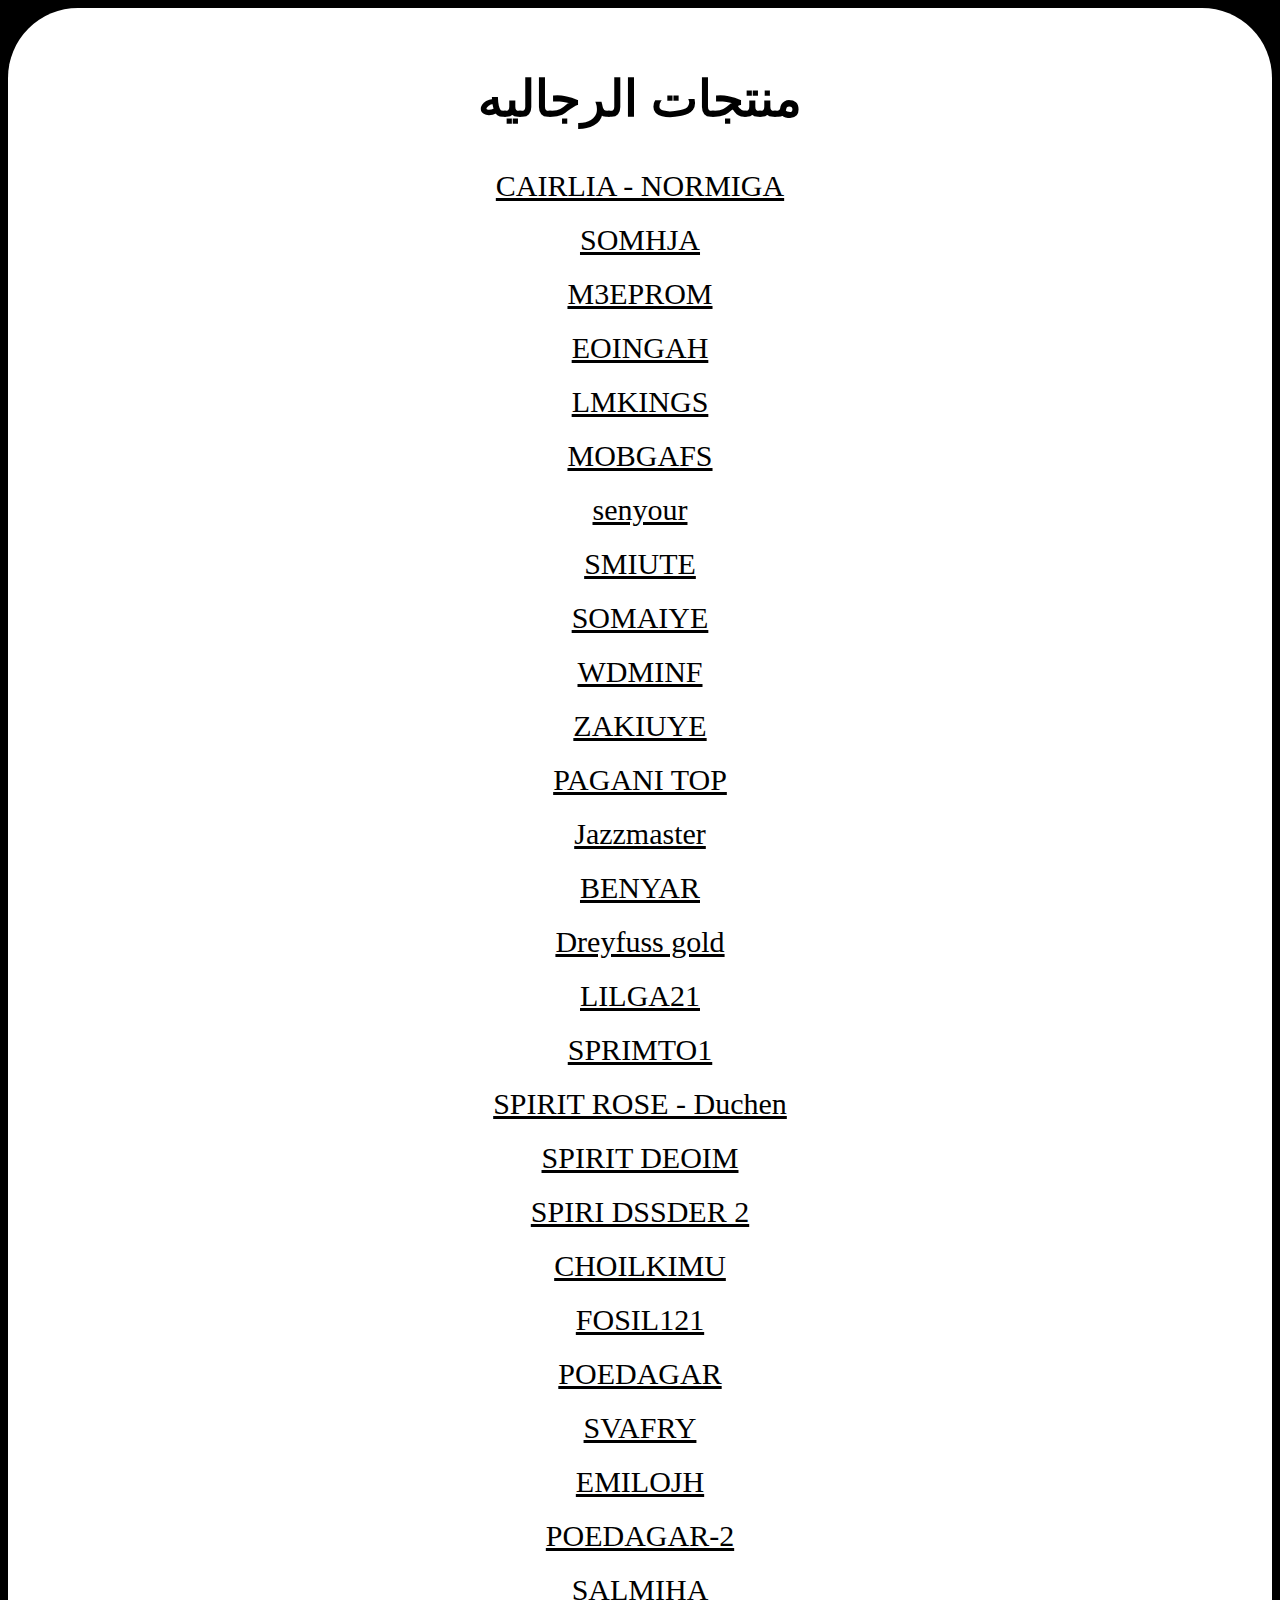
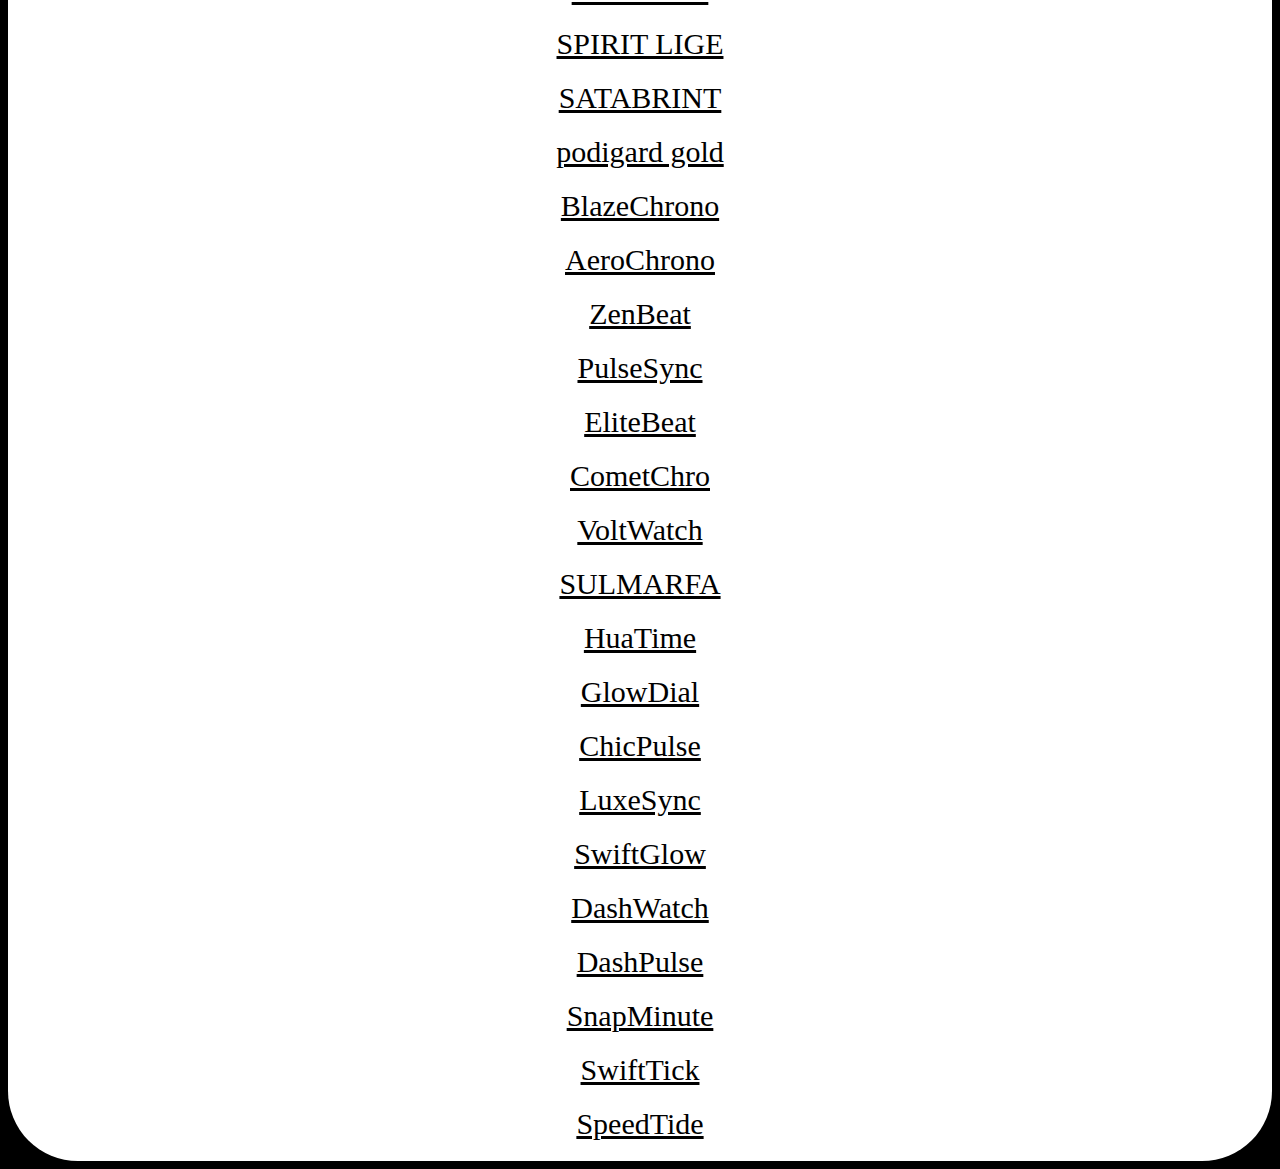
<file: wirless products/index.html>
<!DOCTYPE html>
<html lang="en">

<head>
  <meta charset="UTF-8">
  <meta name="viewport" content="width=device-width, initial-scale=1.0">
  <link rel="stylesheet" href="index.css">
  <title>Wirless Products</title>
</head>

<body>
  <section class='style'>

    <h2>منتجات الرجاليه</h2>
    <!-- ----------------------------------------------- -->

    <a href="https://ar.aliexpress.com/item/1005005491529196.html?spm=a2g0o.cart.0.0.3f244159Vn9ap3&mp=1&gatewayAdapt=glo2ara"
      target="_blank" rel="noopener noreferrer">CAIRLIA - NORMIGA</a>
    <!-- ----------------------------------------------- -->

    <a href="https://ar.aliexpress.com/item/1005004864547086.html?spm=a2g0o.cart.0.0.310e4159ox43nj&mp=1&gatewayAdapt=glo2ara"
      target="_blank" rel="noopener noreferrer">SOMHJA</a>

    <!-- ----------------------------------------------- -->



    <a href="https://ar.aliexpress.com/item/1005002205101262.html?spm=a2g0o.cart.0.0.3f244159Vn9ap3&mp=1&gatewayAdapt=glo2ara"
      target="_blank" rel="noopener noreferrer">M3EPROM</a>

    <!-- ----------------------------------------------- -->


    <a href="https://ar.aliexpress.com/item/1005002679646657.html?spm=a2g0o.cart.0.0.310e4159ox43nj&mp=1&gatewayAdapt=glo2ara"
      target="_blank" rel="noopener noreferrer">EOINGAH</a>

    <!-- ----------------------------------------------- -->



    <a href="https://ar.aliexpress.com/item/1005005242155068.html?spm=a2g0o.cart.0.0.310e4159ox43nj&mp=1&gatewayAdapt=glo2ara"
      target="_blank" rel="noopener noreferrer">LMKINGS</a>
    <!-- ----------------------------------------------- -->

    <a href="https://ar.aliexpress.com/item/1005005928914684.html?spm=a2g0o.detail.0.0.2f75nefSnefSrA&gps-id=pcDetailTopMoreOtherSeller&scm=1007.40000.327270.0&scm_id=1007.40000.327270.0&scm-url=1007.40000.327270.0&pvid=1cdc7430-8adc-40a0-969c-bbc37a003419&_t=gps-id:pcDetailTopMoreOtherSeller,scm-url:1007.40000.327270.0,pvid:1cdc7430-8adc-40a0-969c-bbc37a003419,tpp_buckets:668%232846%238109%231935&pdp_npi=4%40dis%21SAR%21632.58%21199.68%21%21%21164.26%21%21%40211b446416941104296971194ec907%2112000034890320433%21rec%21SA%214480339213%21AB"
      target="_blank" rel="noopener noreferrer">MOBGAFS</a>

    <!-- ----------------------------------------------- -->


    <a href="https://ar.aliexpress.com/item/1005005929049148.html?spm=a2g0o.productlist.main.23.70035702H4emkf&algo_pvid=2ab99ffb-3217-41b8-b658-e8cd03c514e0&algo_exp_id=2ab99ffb-3217-41b8-b658-e8cd03c514e0-11&pdp_npi=4%40dis%21SAR%21752.81%21240.54%21%21%21195.48%21%21%402103250d16941102128413496e4037%2112000034890420489%21sea%21SA%214480339213%21A&curPageLogUid=P3uF0w1h2PhO"
      target="_blank" rel="noopener noreferrer">senyour</a>

    <!-- ----------------------------------------------- -->


    <a href="https://ar.aliexpress.com/item/1005005184988804.html?spm=a2g0o.cart.0.0.310e4159ox43nj&mp=1&gatewayAdapt=glo2ara"
      target="_blank" rel="noopener noreferrer">SMIUTE</a>


    <!-- ----------------------------------------------- -->

    <a href="https://ar.aliexpress.com/item/1005005984685652.html?spm=a2g0o.productlist.main.3.3e6c62dewpXGpf&algo_pvid=f6b84199-f506-4d90-b1ce-dc65f1fe4e98&algo_exp_id=f6b84199-f506-4d90-b1ce-dc65f1fe4e98-1&pdp_npi=4%40dis%21SAR%21297.92%21101.29%21%21%21568.00%21%21%402101ec1f16944492410264787e25b8%2112000035183158465%21sea%21SA%214480339213%21AS&curPageLogUid=b8bsCmNXN79J"
      target="_blank" rel="noopener noreferrer">SOMAIYE</a>


    <!-- ----------------------------------------------- -->

    <a href="https://ar.aliexpress.com/item/1005005939215385.html?spm=a2g0o.productlist.main.17.2c9817c4OA3DBC&algo_pvid=0a2a7a41-94c5-45fb-9578-4e08f7a9d000&algo_exp_id=0a2a7a41-94c5-45fb-9578-4e08f7a9d000-8&pdp_npi=4%40dis%21SAR%21442.67%2188.53%21%21%21114.95%21%21%402101ec1f16944493945558204e25b8%2112000034939996231%21sea%21SA%214480339213%21AS&curPageLogUid=OxySAR94ftW4"
      target="_blank" rel="noopener noreferrer">WDMINF</a>


    <!-- ----------------------------------------------- -->

    <a href="https://ar.aliexpress.com/item/1005004493253622.html?spm=a2g0o.cart.0.0.3f244159Vn9ap3&mp=1&gatewayAdapt=glo2ara"
      target="_blank" rel="noopener noreferrer">ZAKIUYE</a>

    <!-- ----------------------------------------------- -->


    <a href="https://ar.aliexpress.com/item/4000151386685.html?spm=a2g0o.cart.0.0.3f244159Vn9ap3&mp=1&gatewayAdapt=glo2ara"
      target="_blank" rel="noopener noreferrer">PAGANI TOP</a>

    <!-- ----------------------------------------------- -->

    <a href="https://ar.aliexpress.com/item/1005005834427091.html?spm=a2g0o.cart.0.0.3f244159Vn9ap3&mp=1&gatewayAdapt=glo2arahttps://ar.aliexpress.com/item/1005005834427091.html?spm=a2g0o.cart.0.0.3f244159Vn9ap3&mp=1&gatewayAdapt=glo2ara"
      target="_blank" rel="noopener noreferrer">Jazzmaster</a>

    <!-- ----------------------------------------------- -->

    <a href=" https://ar.aliexpress.com/item/1005005866075051.html?spm=a2g0o.cart.0.0.3f244159Vn9ap3&mp=1&gatewayAdapt=glo2ara
    " target="_blank" rel="noopener noreferrer">BENYAR</a>

    <!-- ----------------------------------------------- -->
    <a href="https://ar.aliexpress.com/item/1005002028360131.html?spm=a2g0o.cart.0.0.3f244159Vn9ap3&mp=1&gatewayAdapt=glo2ara"
      target="_blank" rel="noopener noreferrer">Dreyfuss gold</a>

    <!-- ----------------------------------------------- -->


    <a href="https://ar.aliexpress.com/item/1005005538827591.html?spm=a2g0o.cart.0.0.3f244159Vn9ap3&mp=1&gatewayAdapt=glo2ara"
      target="_blank" rel="noopener noreferrer">LILGA21
    </a>

    <!-- ----------------------------------------------- -->

    <a href="https://ar.aliexpress.com/item/1005005118585031.html?spm=a2g0o.cart.0.0.3f244159Vn9ap3&mp=1&gatewayAdapt=glo2ara"
      target="_blank" rel="noopener noreferrer">SPRIMTO1</a>

    <!-- ----------------------------------------------- -->

    <a href="https://ar.aliexpress.com/item/1005005444790451.html?spm=a2g0o.cart.0.0.3f244159Vn9ap3&mp=1&gatewayAdapt=glo2ara"
      target="_blank" rel="noopener noreferrer">SPIRIT ROSE - Duchen
    </a>

    <!-- ----------------------------------------------- -->

    <a href="https://ar.aliexpress.com/item/1005004488122414.html?spm=a2g0o.cart.0.0.3f244159Vn9ap3&mp=1&gatewayAdapt=glo2ara"
      target="_blank" rel="noopener noreferrer">SPIRIT DEOIM
    </a>

    <!-- ----------------------------------------------- -->

    <a href="https://ar.aliexpress.com/item/32889262591.html?spm=a2g0o.cart.0.0.3f244159Vn9ap3&mp=1&gatewayAdapt=glo2ara"
      target="_blank" rel="noopener noreferrer">SPIRI DSSDER 2

    </a>

    <!-- ----------------------------------------------- -->

    <a href="https://ar.aliexpress.com/item/1005005192543741.html?spm=a2g0o.cart.0.0.3f244159Vn9ap3&mp=1&gatewayAdapt=glo2ara"
      target="_blank" rel="noopener noreferrer">CHOILKIMU</a>

    <!-- ----------------------------------------------- -->

    <a href="https://ar.aliexpress.com/item/1005005552695897.html?spm=a2g0o.cart.0.0.3f244159Vn9ap3&mp=1&gatewayAdapt=glo2ara"
      target="_blank" rel="noopener noreferrer">FOSIL121
    </a>

    <!-- ----------------------------------------------- -->

    <a href="https://ar.aliexpress.com/item/1005005926405727.html?spm=a2g0o.cart.0.0.3f244159Vn9ap3&mp=1&gatewayAdapt=glo2ara"
      target="_blank" rel="noopener noreferrer">POEDAGAR</a>

    <!-- ----------------------------------------------- -->





    <!-- ----------------------------------------------- -->

    <a href="https://ar.aliexpress.com/item/1005005878394475.html?spm=a2g0o.cart.0.0.310e4159ox43nj&mp=1&gatewayAdapt=glo2ara"
      target="_blank" rel="noopener noreferrer">SVAFRY</a>

    <!-- ----------------------------------------------- -->

    <a href="https://ar.aliexpress.com/item/1005001438279507.html?spm=a2g0o.cart.0.0.310e4159ox43nj&mp=1&gatewayAdapt=glo2ara"
      target="_blank" rel="noopener noreferrer">EMILOJH</a>

    <!-- ----------------------------------------------- -->



    <!-- ----------------------------------------------- -->

    <a href="https://ar.aliexpress.com/item/4001349152860.html?spm=a2g0o.cart.0.0.310e4159ox43nj&mp=1&gatewayAdapt=glo2ara"
      target="_blank" rel="noopener noreferrer">POEDAGAR-2
    </a>

    <!-- ----------------------------------------------- -->

    <a href="https://ar.aliexpress.com/item/1005005945653503.html?spm=a2g0o.cart.0.0.310e4159ox43nj&mp=1&gatewayAdapt=glo2ara"
      target="_blank" rel="noopener noreferrer">SALMIHA</a>

    <!-- ----------------------------------------------- -->

    <a href="https://ar.aliexpress.com/item/4000152895166.html?spm=a2g0o.cart.0.0.310e4159ox43nj&mp=1&gatewayAdapt=glo2ara"
      target="_blank" rel="noopener noreferrer">SPIRIT LIGE
    </a>



    <!-- ----------------------------------------------- -->

    <a href="https://ar.aliexpress.com/item/1005002426981925.html?spm=a2g0o.cart.0.0.310e4159ox43nj&mp=1&gatewayAdapt=glo2ara"
      target="_blank" rel="noopener noreferrer">SATABRINT</a>

    <!-- ----------------------------------------------- -->

    <a href="https://ar.aliexpress.com/item/1005005976319439.html?spm=a2g0o.cart.0.0.310e4159ox43nj&mp=1&gatewayAdapt=glo2ara"
      target="_blank" rel="noopener noreferrer">podigard gold</a>





    <a href="https://ar.aliexpress.com/item/1005004878872625.html?spm=a2g0o.store_pc_home.slider_2007060892820.0&gatewayAdapt=glo2ara"
      target="_blank" rel="noopener noreferrer">BlazeChrono</a>


    <a href="https://ar.aliexpress.com/item/1005005367068412.html?spm=a2g0o.productlist.main.9.54d0372dQXCTTc&algo_pvid=5994e00d-2a8b-4c32-80e4-28903bdea104&aem_p4p_detail=202312170900141172420601008800001678877&algo_exp_id=5994e00d-2a8b-4c32-80e4-28903bdea104-4&pdp_npi=4%40dis%21SAR%211155.21%2175.07%21%21%21299.90%21%21%402101e7f617028324135123141eb57b%2112000033085778559%21sea%21SA%214480339213%21AB&curPageLogUid=YIy2NKKHNA6j&search_p4p_id=202312170900141172420601008800001678877_1"
      target="_blank" rel="noopener noreferrer">AeroChrono</a>

    <a href="https://ar.aliexpress.com/item/1005003781272665.html?spm=a2g0o.productlist.main.15.54d0372dQXCTTc&algo_pvid=5994e00d-2a8b-4c32-80e4-28903bdea104&algo_exp_id=5994e00d-2a8b-4c32-80e4-28903bdea104-7&pdp_npi=4%40dis%21SAR%21500.37%2121.14%21%21%21129.90%21%21%402101e7f617028324135123141eb57b%2112000027147330663%21sea%21SA%214480339213%21AB&curPageLogUid=b5FpBzyX7atP"
      target="_blank" rel="noopener noreferrer">ZenBeat</a>

    <a href="https://ar.aliexpress.com/item/1005003507156648.html?ug_edm_item_id=1005003507156648&pdp_npi=3%40dis%21SAR%21SAR269.22%21SAR26.92%21%21%21%21%21%402102e2f317018250436935480d2e21%2112000026102200967%21edm%21%21&edm_click_module=alg_product_3_2262503430&creative_img_ind=8&edm_log_data=edm-item-list-three-columns.store-product-log-link&tracelog=rowan&rowan_id1=aeug_edm_66609_1_ar_SA_2023-12-05&rowan_msg_id=ko60COWS_66609_%2471e80328eead4f1fa2b3cc4a26cfe960&ck=in_edm_other&gatewayAdapt=glo2ara"
      target="_blank" rel="noopener noreferrer">PulseSync</a>

    <a href="https://ar.aliexpress.com/item/1005006127692767.html?ug_edm_item_id=1005006127692767&pdp_npi=3%40dis%21SAR%21SAR2%2C139.51%21SAR278.12%21%21%21%21%21%402102e2f317018250436935480d2e21%2112000035880413840%21edm%21%21&edm_click_module=alg_product_3_2262503430&creative_img_ind=9&edm_log_data=edm-item-list-three-columns.store-product-log-link&tracelog=rowan&rowan_id1=aeug_edm_66609_1_ar_SA_2023-12-05&rowan_msg_id=ko60COWS_66609_%2471e80328eead4f1fa2b3cc4a26cfe960&ck=in_edm_other&gatewayAdapt=glo2ara"
      target="_blank" rel="noopener noreferrer">EliteBeat</a>

    <a href="https://ar.aliexpress.com/item/1005006127692767.html?ug_edm_item_id=1005006127692767&pdp_npi=3%40dis%21SAR%21SAR2%2C139.51%21SAR278.12%21%21%21%21%21%402102e2f317018250436935480d2e21%2112000035880413840%21edm%21%21&edm_click_module=alg_product_3_2262503430&creative_img_ind=9&edm_log_data=edm-item-list-three-columns.store-product-log-link&tracelog=rowan&rowan_id1=aeug_edm_66609_1_ar_SA_2023-12-05&rowan_msg_id=ko60COWS_66609_%2471e80328eead4f1fa2b3cc4a26cfe960&ck=in_edm_other&gatewayAdapt=glo2ara"
      target="_blank" rel="noopener noreferrer">CometChro</a>

    <a href="https://ar.aliexpress.com/item/1005005167311807.html?ug_edm_item_id=1005005167311807&pdp_npi=3%40dis%21SAR%21SAR235.34%21SAR112.97%21%21%21%21%21%402102e2f317018250436935480d2e21%2112000031947058108%21edm%21%21&edm_click_module=alg_product_3_2262503430&creative_img_ind=12&edm_log_data=edm-item-list-three-columns.store-product-log-link&tracelog=rowan&rowan_id1=aeug_edm_66609_1_ar_SA_2023-12-05&rowan_msg_id=ko60COWS_66609_%2471e80328eead4f1fa2b3cc4a26cfe960&ck=in_edm_other&gatewayAdapt=glo2ara"
      target="_blank" rel="noopener noreferrer">VoltWatch</a>



    <!-- ----------------------------------------------- -->



    <a href="https://ar.aliexpress.com/item/1005005825414997.html?spm=a2g0o.productlist.main.3.70b13a00DeQzh4&algo_pvid=d21f15d3-1496-4599-bd1a-b4155a8afaad&aem_p4p_detail=202309071120503877301229798640007351111&algo_exp_id=d21f15d3-1496-4599-bd1a-b4155a8afaad-1&pdp_npi=4%40dis%21SAR%21567.86%2135.71%21%21%211080.00%21%21%402103223016941108505357639e6c2f%2112000034491665351%21sea%21SA%214480339213%21A&curPageLogUid=MS3drs3jvhzQ&search_p4p_id=202309071120503877301229798640007351111_2"
      target="_blank" rel="noopener noreferrer">SULMARFA</a>

    <a href="https://www.amazon.sa/%D8%A7%D9%84%D8%B3%D8%B9%D8%B1%D8%A7%D8%AA-%D8%A7%D9%84%D8%AD%D8%B1%D8%A7%D8%B1%D9%8A%D8%A9-%D8%A7%D9%84%D9%82%D8%A7%D8%A6%D9%85%D8%A9-%D8%A7%D9%84%D9%86%D8%B7%D8%A7%D9%82%D8%8C-%D8%A7%D9%86%D8%AF%D8%B1%D9%88%D9%8A%D8%AF/dp/B0CGTP9V2H/ref=asc_df_B0CGTP9V2H/?tag=sapcshop-21&linkCode=df0&hvadid=443915540788&hvpos=&hvnetw=g&hvrand=12246972199029796354&hvpone=&hvptwo=&hvqmt=&hvdev=c&hvdvcmdl=&hvlocint=&hvlocphy=21455&hvtargid=pla-2211990743745&mcid=05cf255f236d368d8837cbe4958a2fca&th=1"
      target="_blank" rel="noopener noreferrer">HuaTime</a>

    <a href="https://ar.aliexpress.com/item/1005005960851539.html?ug_edm_item_id=1005005960851539&pdp_npi=3%40dis%21SAR%21SAR214.86%21SAR103.13%21%21%21%21%21%4021411a1317032654928816332d3b14%2112000035057910038%21edm%21%21&edm_click_module=alg_product_l1r2_6880954610&creative_img_ind=2&edm_log_data=edm-item-list-left-one-right-two.store-product-log-link&tracelog=rowan&rowan_id1=aeug_edm_41203_1_ar_SA_2023-12-22&rowan_msg_id=ko60COWS_41203_%24818c9de5452d450b9ec1a92fd2120326&ck=in_edm_other&gatewayAdapt=glo2ara"
      target="_blank" rel="noopener noreferrer">GlowDial</a>
    <a href="https://ar.aliexpress.com/item/1005005960851539.html?ug_edm_item_id=1005005960851539&pdp_npi=3%40dis%21SAR%21SAR214.86%21SAR103.13%21%21%21%21%21%4021411a1317032654928816332d3b14%2112000035057910038%21edm%21%21&edm_click_module=alg_product_l1r2_6880954610&creative_img_ind=2&edm_log_data=edm-item-list-left-one-right-two.store-product-log-link&tracelog=rowan&rowan_id1=aeug_edm_41203_1_ar_SA_2023-12-22&rowan_msg_id=ko60COWS_41203_%24818c9de5452d450b9ec1a92fd2120326&ck=in_edm_other&gatewayAdapt=glo2ara"
      target="_blank" rel="noopener noreferrer">ChicPulse</a>

    <a href="https://ar.aliexpress.com/item/1005005960851539.html?ug_edm_item_id=1005005960851539&pdp_npi=3%40dis%21SAR%21SAR214.86%21SAR103.13%21%21%21%21%21%4021411a1317032654928816332d3b14%2112000035057910038%21edm%21%21&edm_click_module=alg_product_l1r2_6880954610&creative_img_ind=2&edm_log_data=edm-item-list-left-one-right-two.store-product-log-link&tracelog=rowan&rowan_id1=aeug_edm_41203_1_ar_SA_2023-12-22&rowan_msg_id=ko60COWS_41203_%24818c9de5452d450b9ec1a92fd2120326&ck=in_edm_other&gatewayAdapt=glo2ara"
      target="_blank" rel="noopener noreferrer">LuxeSync</a>

      <a href="https://ar.aliexpress.com/item/1005005588349463.html?ug_edm_item_id=1005005588349463&pdp_npi=3%40dis%21SAR%21SAR571.95%21SAR217.34%21%21%21%21%21%4021411a1317032654928816332d3b14%2112000036048813048%21edm%21%21&edm_click_module=alg_product_l1r2_6880954610&creative_img_ind=3&edm_log_data=edm-item-list-left-one-right-two.store-product-log-link&tracelog=rowan&rowan_id1=aeug_edm_41203_1_ar_SA_2023-12-22&rowan_msg_id=ko60COWS_41203_%24818c9de5452d450b9ec1a92fd2120326&ck=in_edm_other&gatewayAdapt=glo2ara"
      target="_blank" rel="noopener noreferrer">SwiftGlow</a>

      <a href="https://ar.aliexpress.com/item/1005004651058014.html?ug_edm_item_id=1005004651058014&pdp_npi=3%40dis%21SAR%21SAR177.88%21SAR88.94%21%21%21%21%21%4021011e7417038483198004183d0284%2112000029980819598%21edm%21%21&edm_click_module=alg_product_l1r2_6880954610&creative_img_ind=2&edm_log_data=edm-item-list-left-one-right-two.store-product-log-link&tracelog=rowan&rowan_id1=aeug_edm_41203_1_ar_SA_2023-12-29&rowan_msg_id=ko60COWS_41203_%24e0faff204faf4656b42d423caf849a33&ck=in_edm_other&gatewayAdapt=glo2ara"
      target="_blank" rel="noopener noreferrer">DashWatch</a>


      <a href="https://ar.aliexpress.com/item/1005005403801450.html?ug_edm_item_id=1005005403801450&pdp_npi=3%40dis%21SAR%21SAR2%2C823.24%21SAR310.56%21%21%21%21%21%4021011e7417038483198004183d0284%2112000032926156422%21edm%21%21&edm_click_module=alg_product_l1r2_6880954610&creative_img_ind=1&edm_log_data=edm-item-list-left-one-right-two.store-product-log-link&tracelog=rowan&rowan_id1=aeug_edm_41203_1_ar_SA_2023-12-29&rowan_msg_id=ko60COWS_41203_%24e0faff204faf4656b42d423caf849a33&ck=in_edm_other&gatewayAdapt=glo2ara"
      target="_blank" rel="noopener noreferrer">DashPulse</a>

      <a href="https://ar.aliexpress.com/item/1005005467839793.html?ug_edm_item_id=1005005467839793&pdp_npi=3%40dis%21SAR%21SAR211.76%21SAR105.88%21%21%21%21%21%4021011e7417038483198004183d0284%2112000035293118362%21edm%21%21&edm_click_module=alg_product_l1r2_6880954610&creative_img_ind=3&edm_log_data=edm-item-list-left-one-right-two.store-product-log-link&tracelog=rowan&rowan_id1=aeug_edm_41203_1_ar_SA_2023-12-29&rowan_msg_id=ko60COWS_41203_%24e0faff204faf4656b42d423caf849a33&ck=in_edm_other&gatewayAdapt=glo2ara"
      target="_blank" rel="noopener noreferrer">SnapMinute</a>

      <a href="https://ar.aliexpress.com/item/1005006116774001.html?ug_edm_item_id=1005006116774001&pdp_npi=3%40dis%21SAR%21SAR79.51%21SAR79.51%21%21%21%21%21%4021011e7417038483198004183d0284%2112000035824657353%21edm%21%21&edm_click_module=alg_product_3_9951631820&creative_img_ind=6&edm_log_data=edm-item-list-three-columns.store-product-log-link&tracelog=rowan&rowan_id1=aeug_edm_41203_1_ar_SA_2023-12-29&rowan_msg_id=ko60COWS_41203_%24e0faff204faf4656b42d423caf849a33&ck=in_edm_other&gatewayAdapt=glo2ara"
      target="_blank" rel="noopener noreferrer">SwiftTick</a>

      <a href="https://ar.aliexpress.com/item/1005001291981321.html?ug_edm_item_id=1005001291981321&pdp_npi=3%40dis%21SAR%21SAR923.82%21SAR286.38%21%21%21%21%21%4021011e7417038483198004183d0284%2112000015609374571%21edm%21%21&edm_click_module=alg_product_3_9951631820&creative_img_ind=9&edm_log_data=edm-item-list-three-columns.store-product-log-link&tracelog=rowan&rowan_id1=aeug_edm_41203_1_ar_SA_2023-12-29&rowan_msg_id=ko60COWS_41203_%24e0faff204faf4656b42d423caf849a33&ck=in_edm_other&gatewayAdapt=glo2ara"
      target="_blank" rel="noopener noreferrer">SpeedTide</a>















    <!-- ----------------------------------------------- -->

    <a href="http://" target="_blank" rel="noopener noreferrer"></a>

    <!-- ----------------------------------------------- -->

  </section>
</body>

</html>
</file>
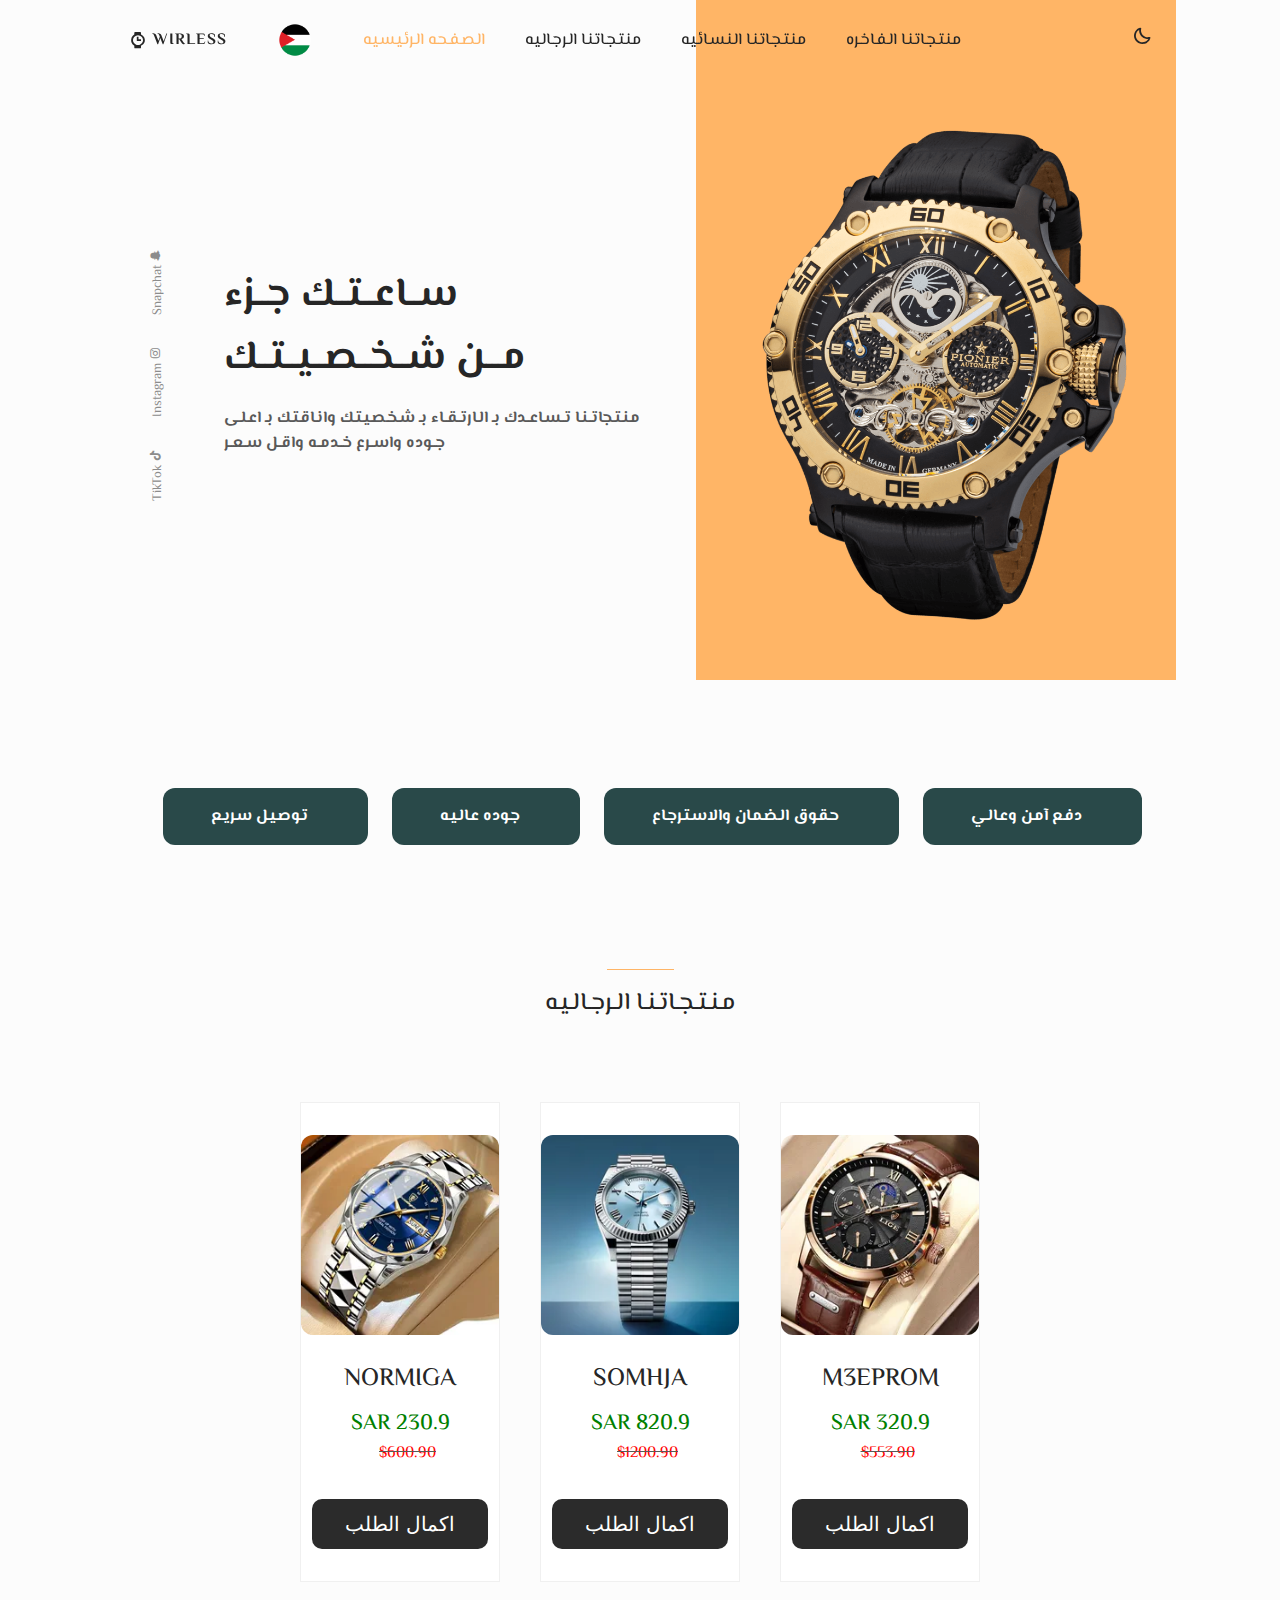
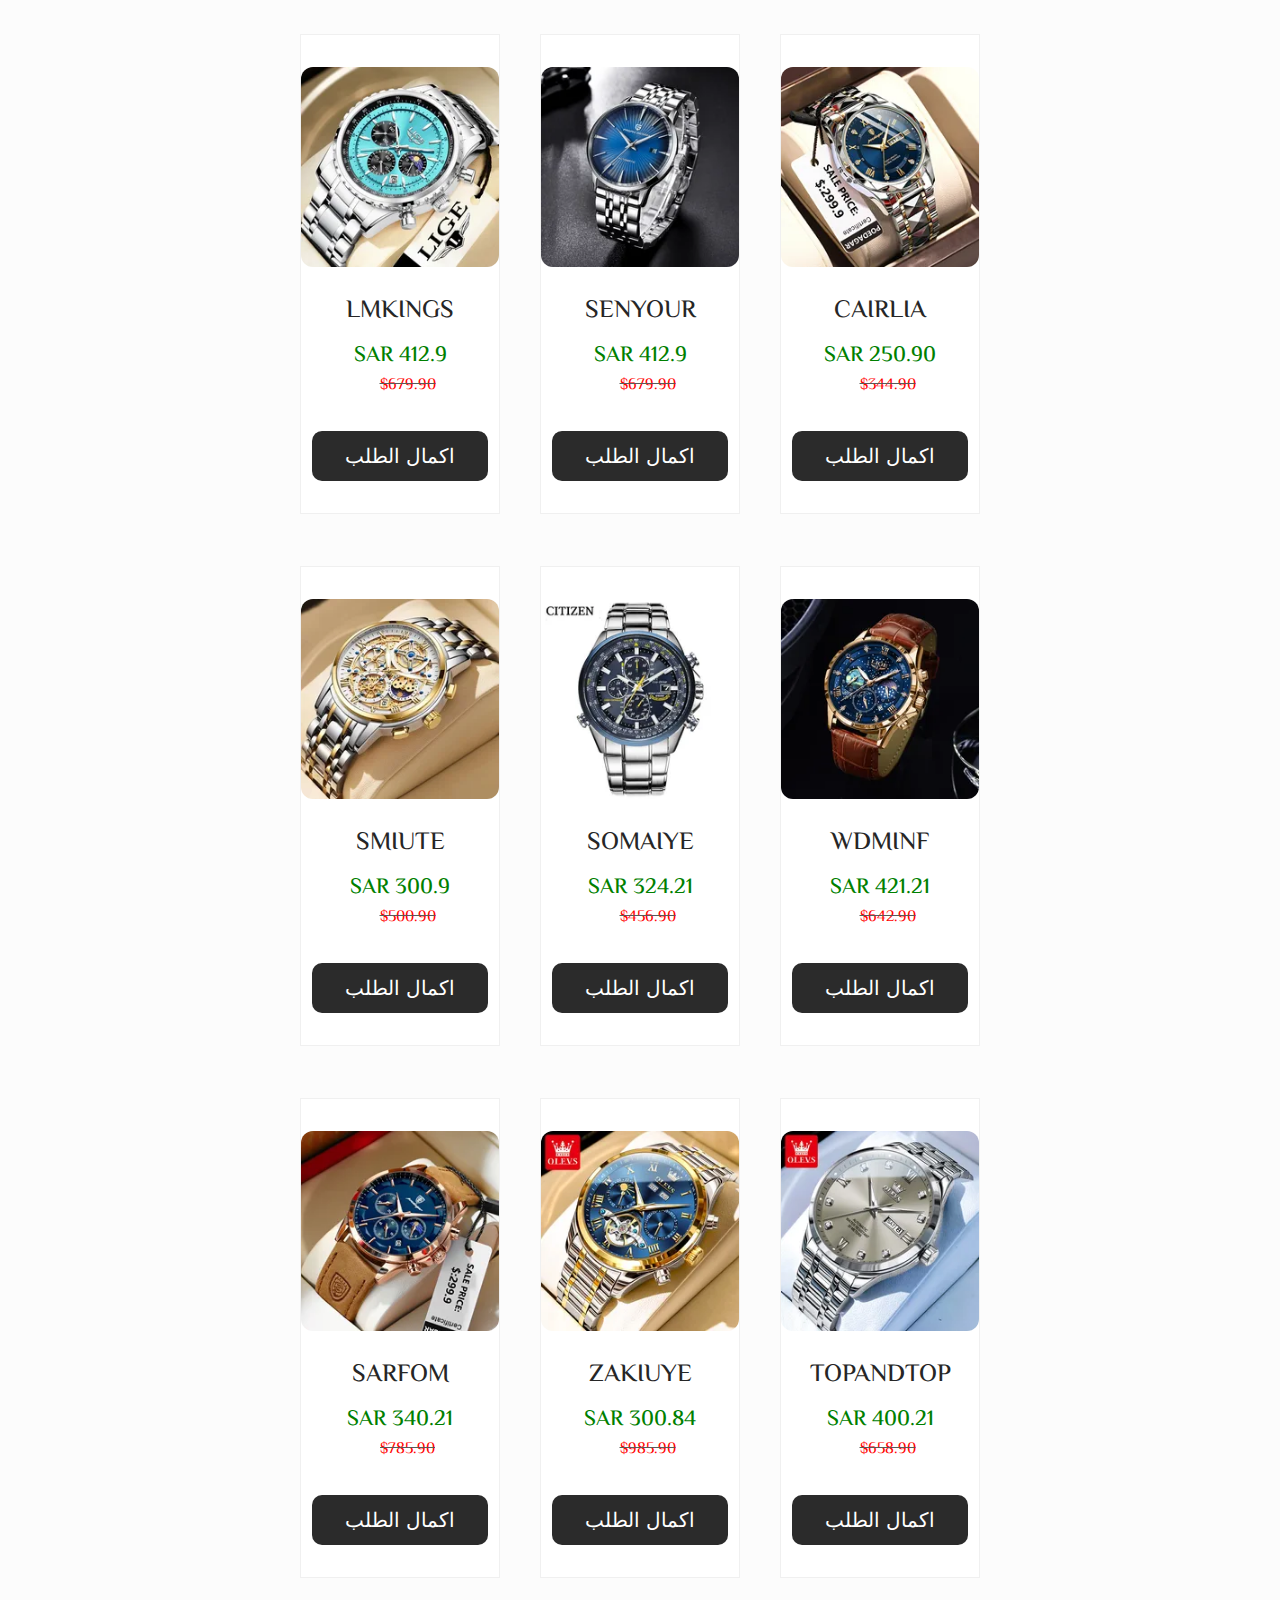
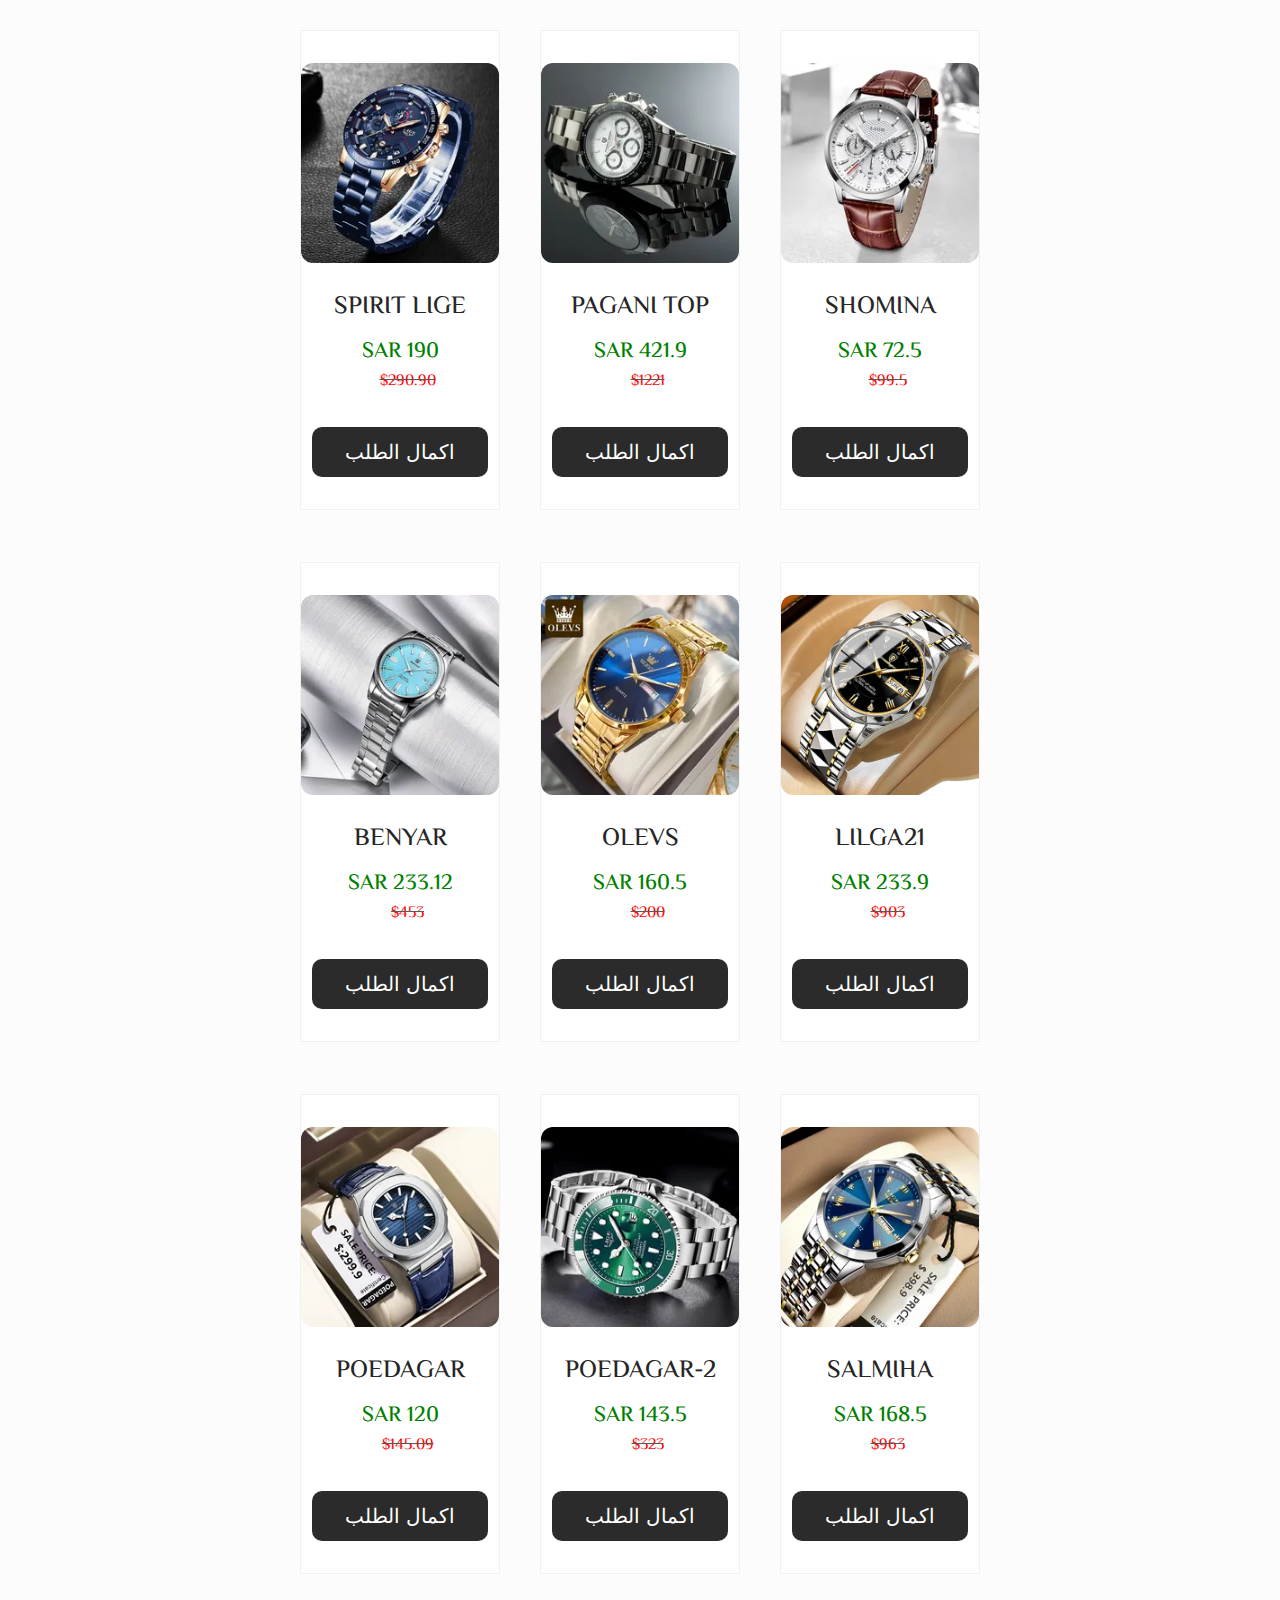
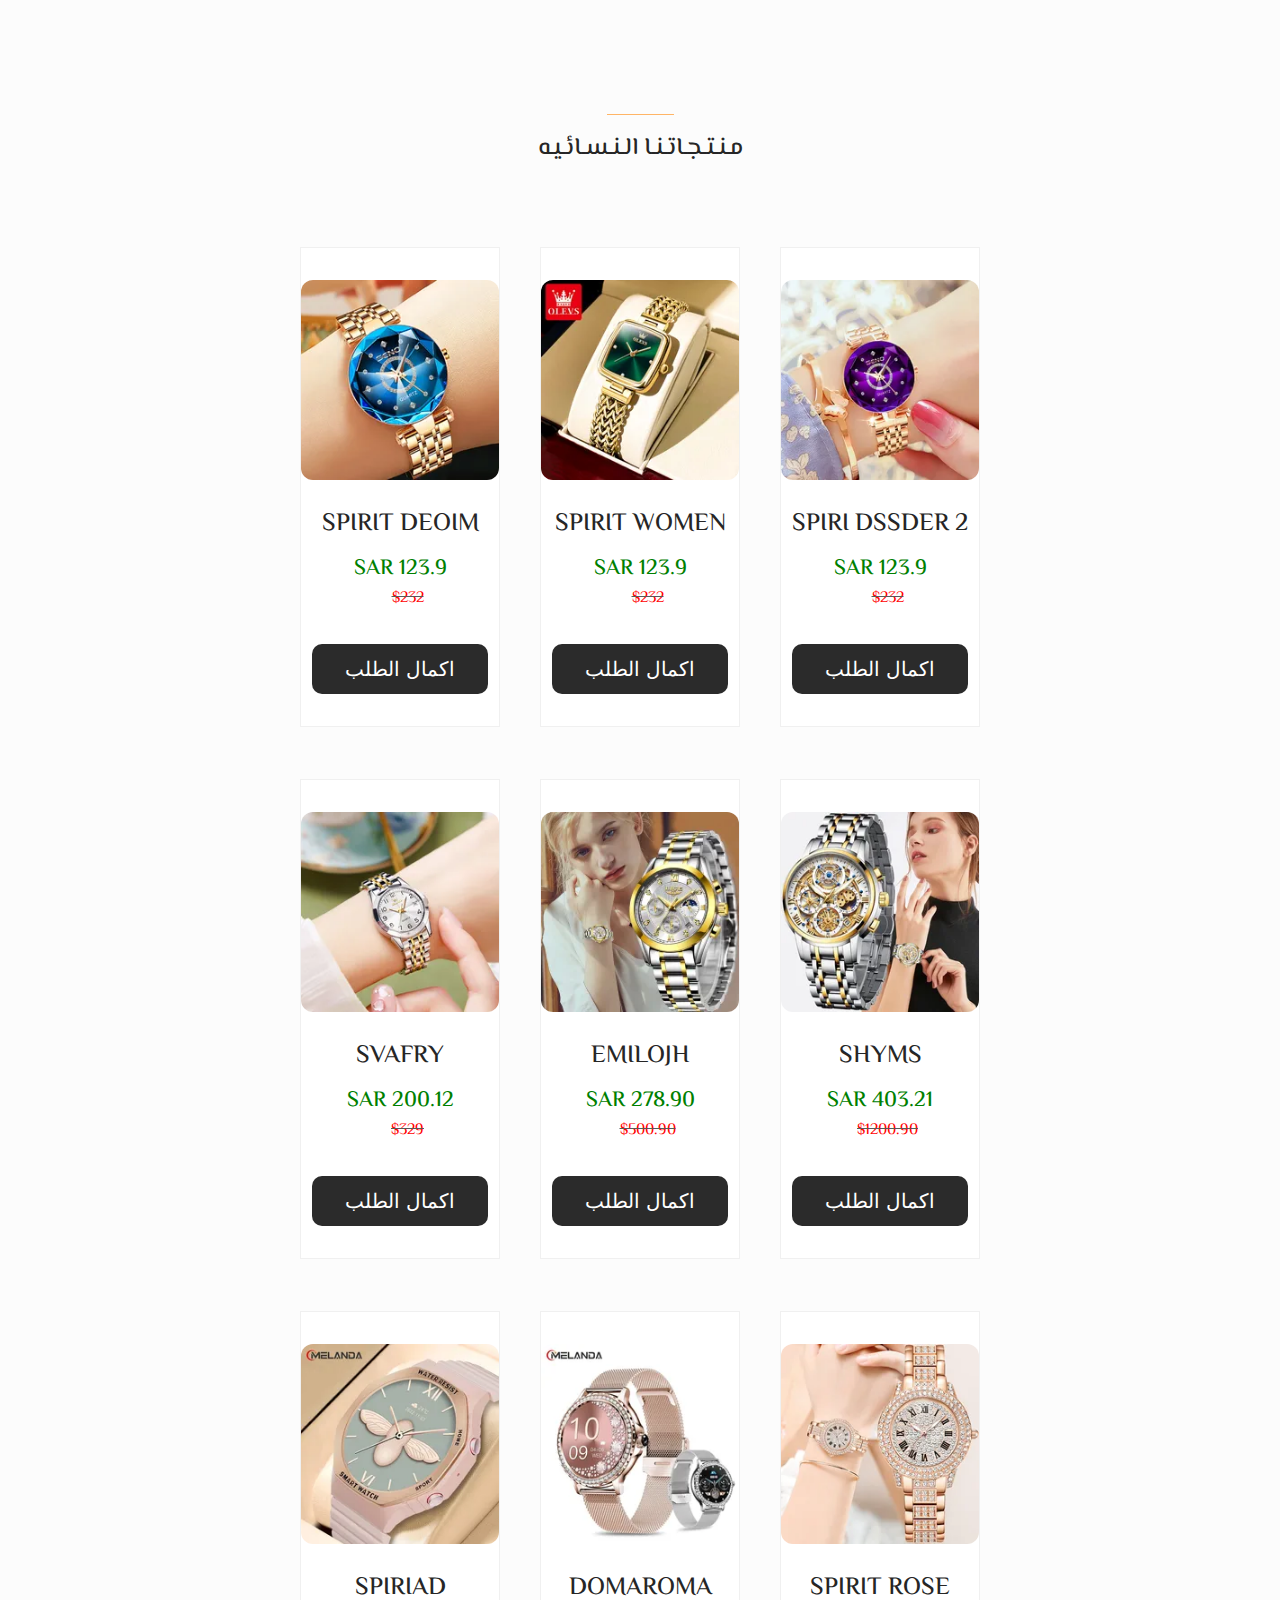
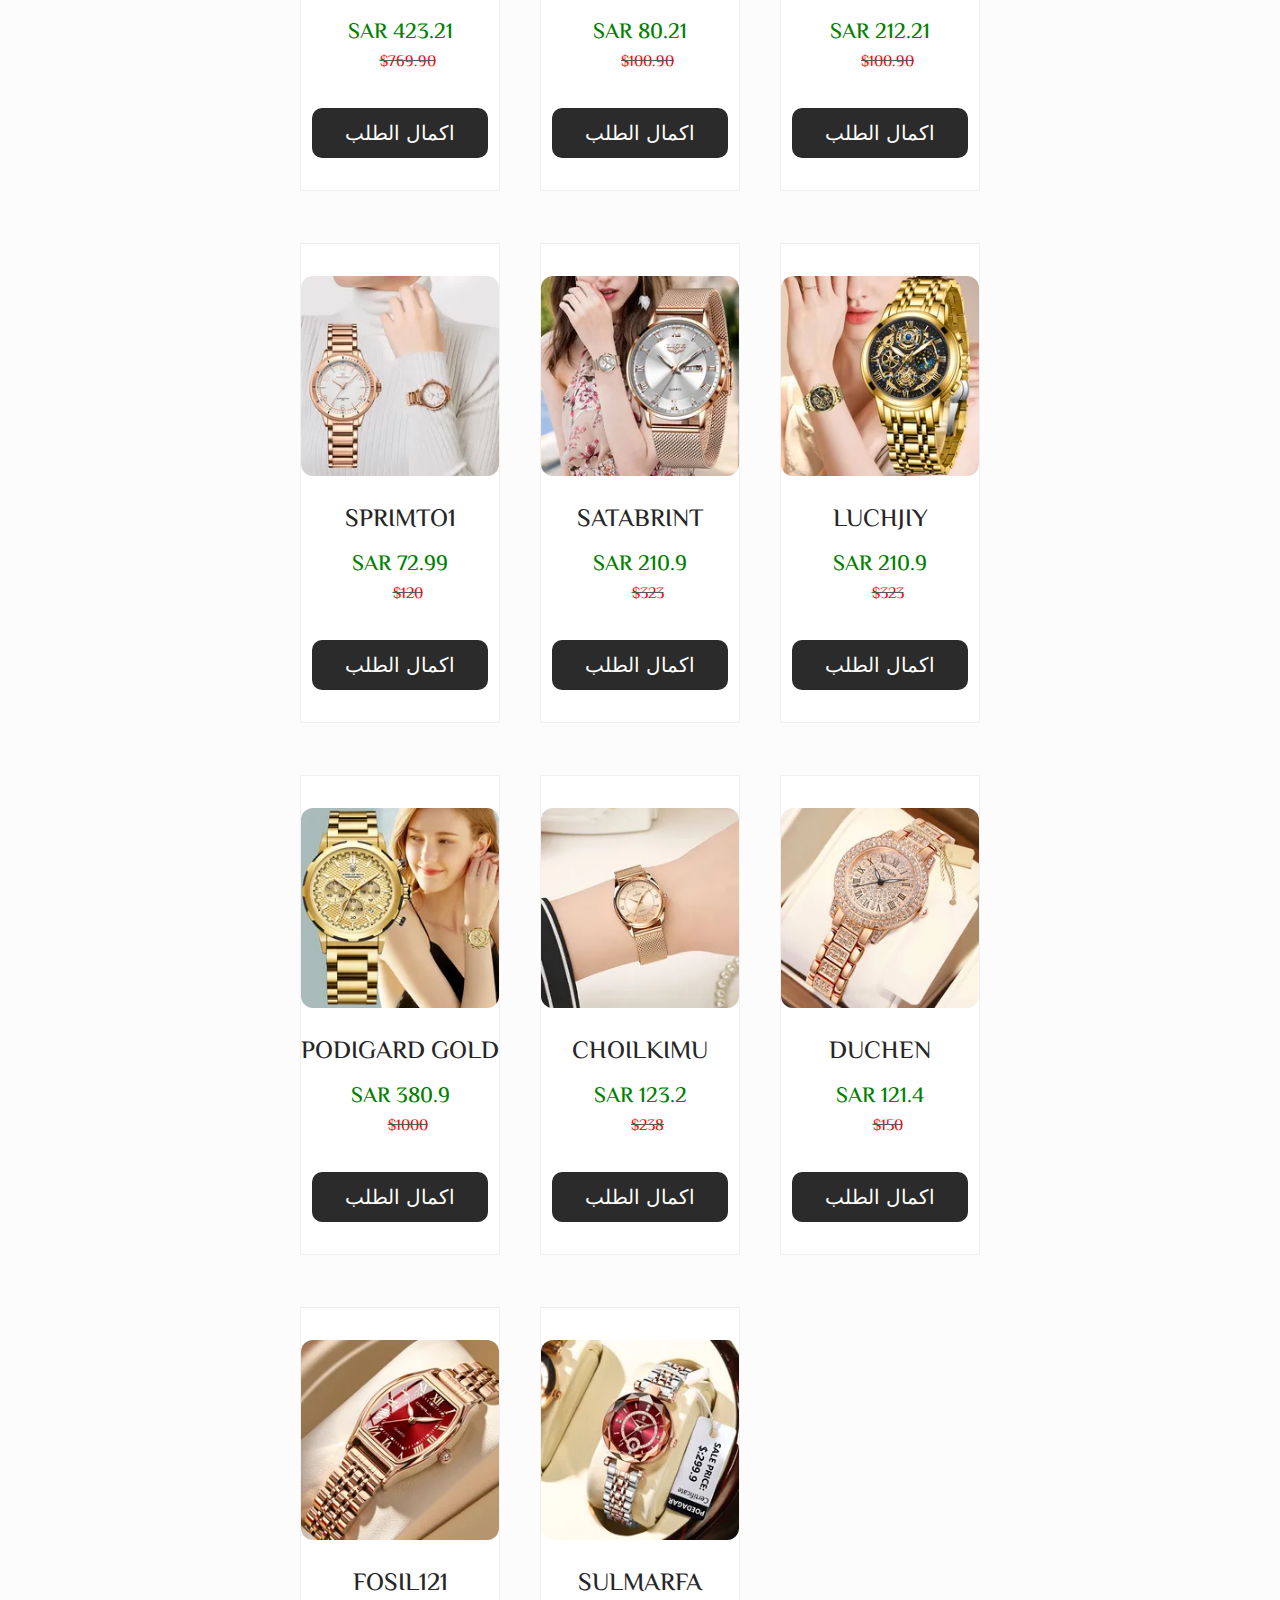
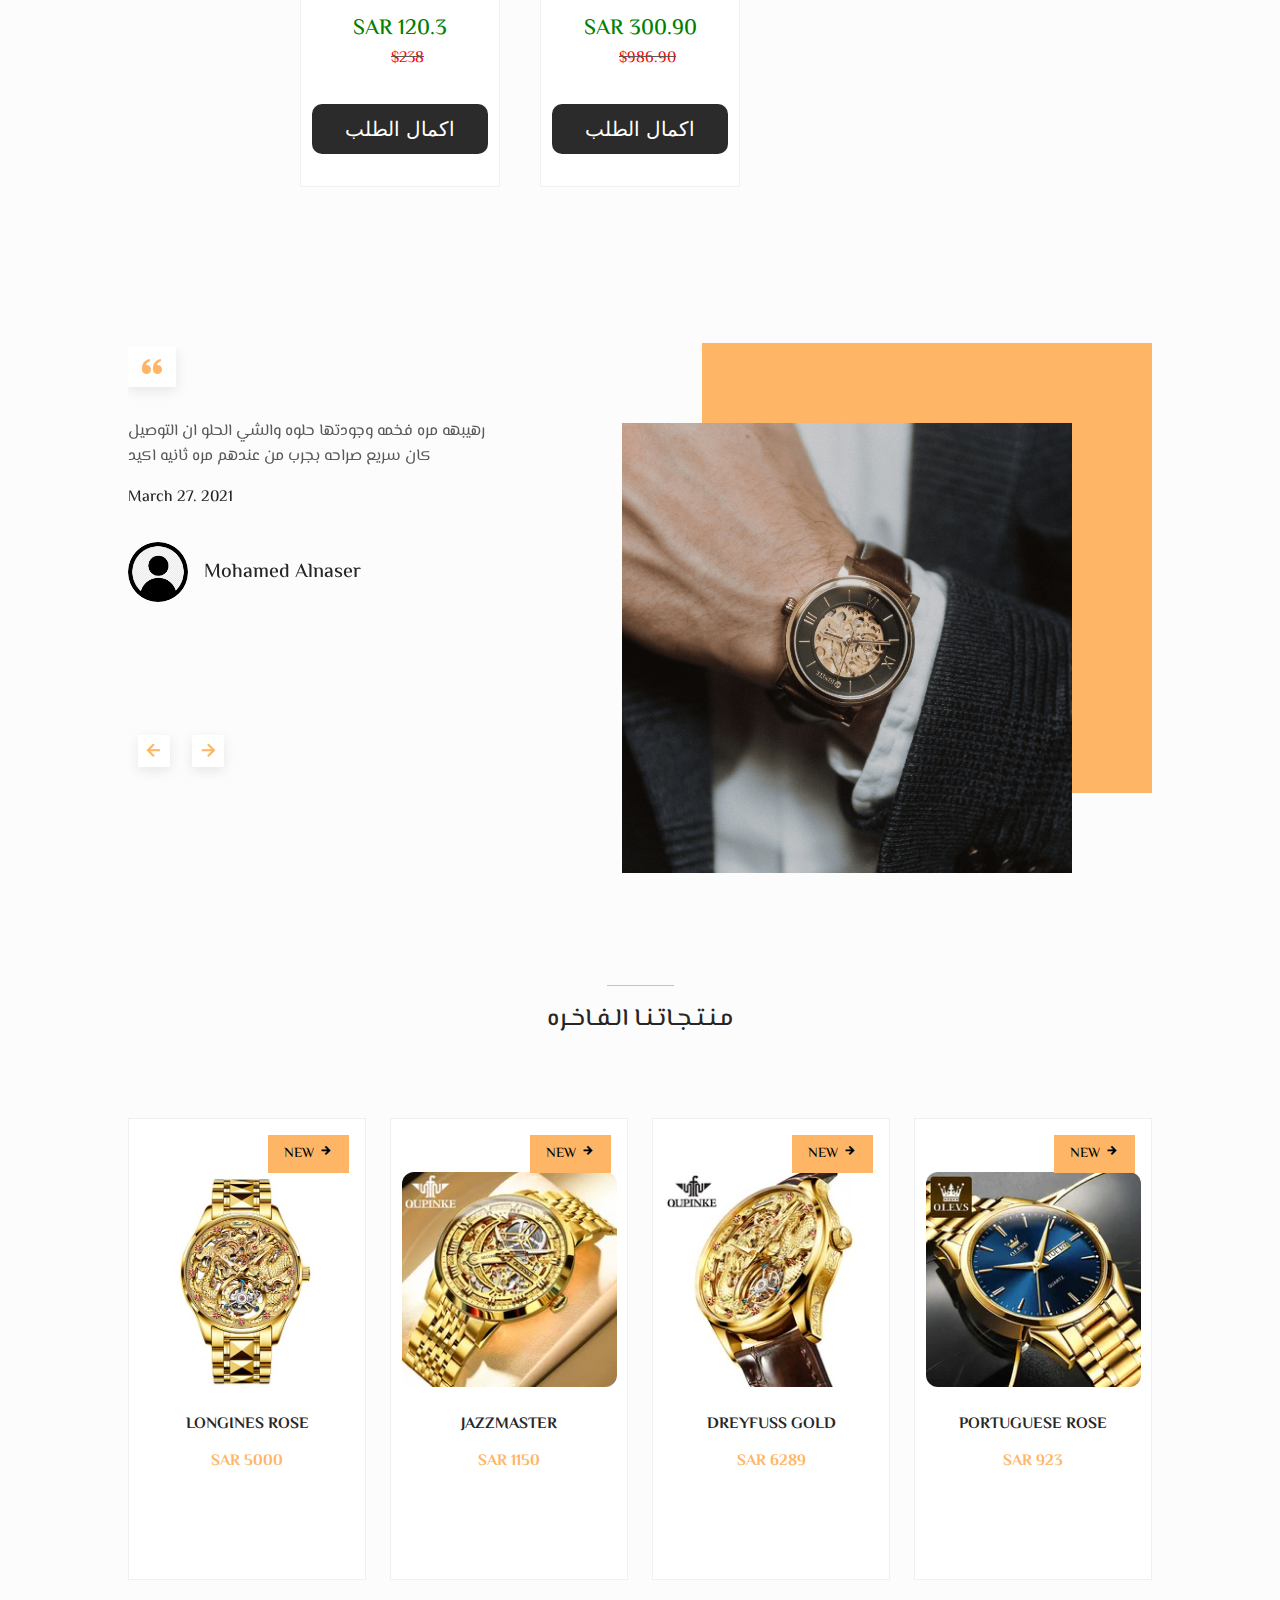
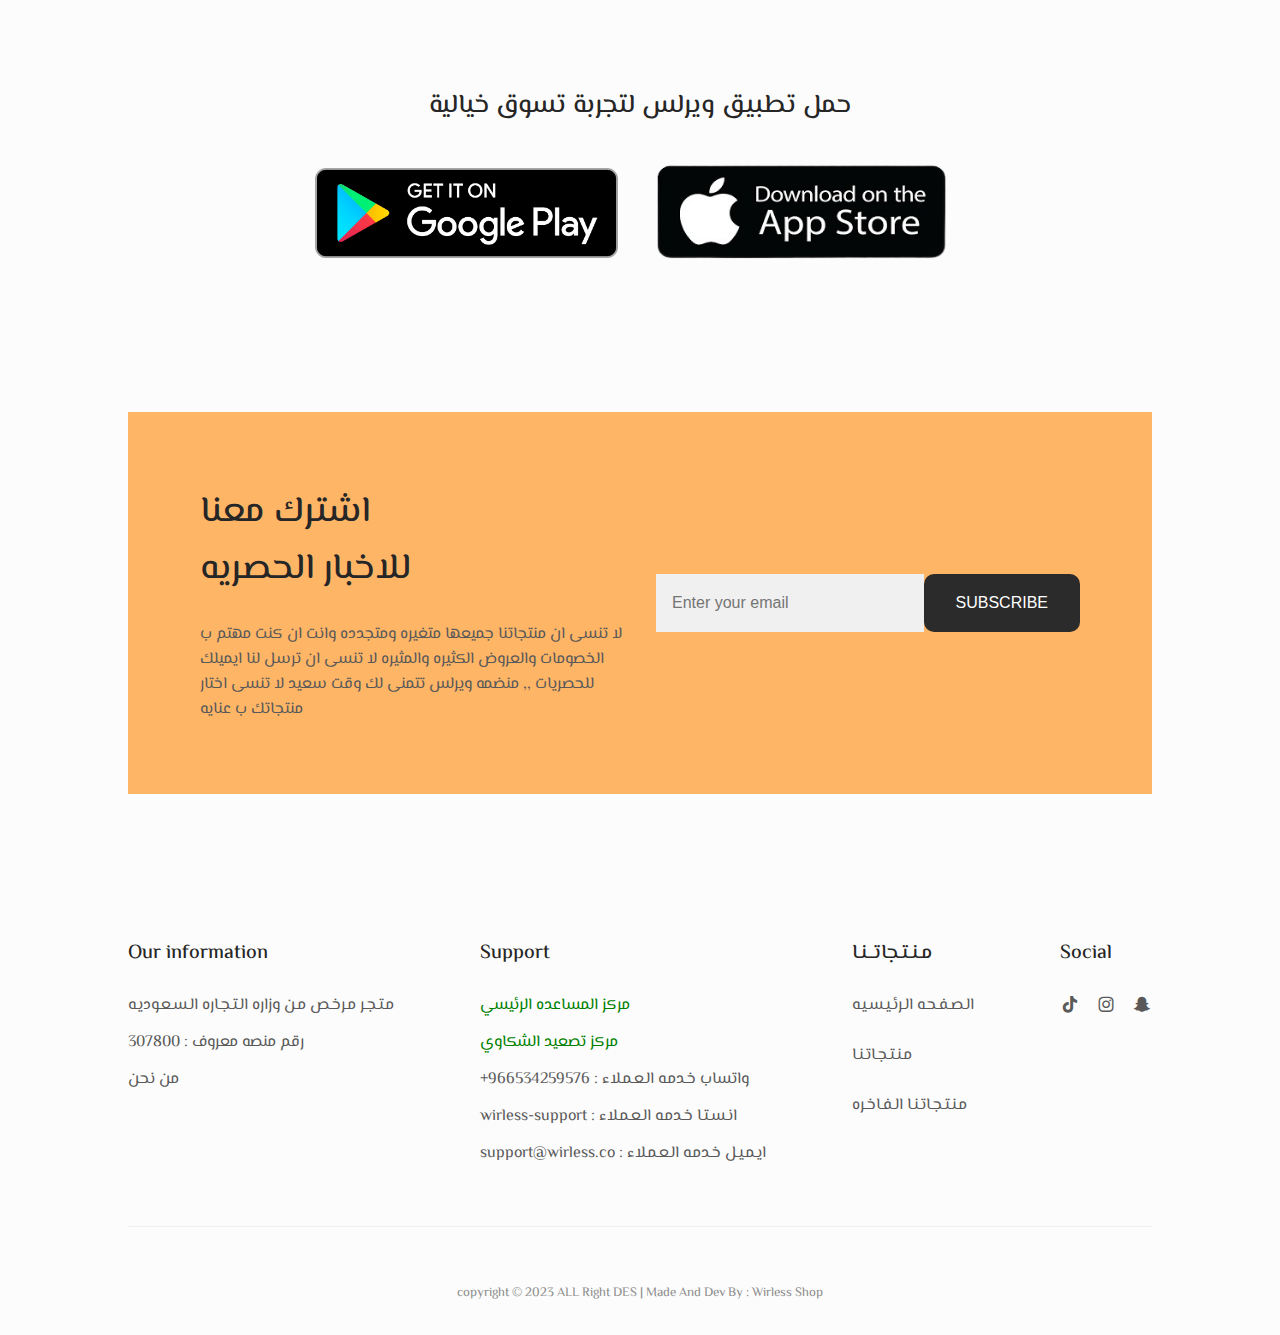
<file: Wirless Shop/public/index.html>
<!DOCTYPE html>
<html lang="en">

<head>
  <meta charset="UTF-8">
  <meta name="viewport" content="width=device-width, initial-scale=1.0">

  <!--=============== FAVICON ===============-->
  <link rel="shortcut icon" href="assets/img/icons23.png" type="image/x-icon">

  <!--=============== BOXICONS ===============-->
  <link rel="stylesheet" href="https://cdn.jsdelivr.net/npm/boxicons@latest/css/boxicons.min.css">

  <!--=============== SWIPER CSS ===============-->
  <link rel="stylesheet" href="assets/css/swiper-bundle.min.css">

  <!--=============== CSS ===============-->
  <link rel="stylesheet" href="assets/css/styles.css">

  <!--=============== FONTAWESOME ===============-->
  <link rel="stylesheet" href="https://cdnjs.cloudflare.com/ajax/libs/font-awesome/6.4.2/css/all.min.css"
    integrity="sha512-z3gLpd7yknf1YoNbCzqRKc4qyor8gaKU1qmn+CShxbuBusANI9QpRohGBreCFkKxLhei6S9CQXFEbbKuqLg0DA=="
    crossorigin="anonymous" referrerpolicy="no-referrer" />

  <title>WIRLESS SHOP</title>
</head>

<body>
  <!--==================== HEADER ====================-->
  <header class="header" id="header">
    <nav class="nav container">
      <a href="#" class="nav__logo">
        <i class='bx bxs-watch nav__logo-icon'></i> WIRLESS



      </a>

      <img src="assets/img/free.png" , height="40px" , width="40px" alt="">


      <div class="nav__menu" id="nav-menu">
        <ul class="nav__list">
          <li class="nav__item">
            <a href="#home" class="nav__link active-link">الـصـفـحـه الـرئـيـسـيـه</a>
          </li>
          <li class="nav__item">
            <a href="#products" class="nav__link"> مـنـتـجـاتـنـا الـرجـالـيـه</a>
          </li>
          <li class="nav__item">
            <a href="#products women" class="nav__link"> مـنـتـجـاتـنـا الـنـسـائـيـه </a>
          </li>
          <li class="nav__item">
            <a href="#new" class="nav__link">مـنـتـجـاتـنـا الـفـاخـره</a>
          </li>


        </ul>






        <div class="nav__close" id="nav-close">
          <i class='bx bx-x'></i>
        </div>



      </div>

      <div class="nav__btns">
        <!-- Theme change button -->



        <div class="nav__toggle" id="nav-toggle">
          <i class='bx bx-grid-alt'></i>
        </div>



        <div>
          <i class='bx bx-moon change-theme' id="theme-button"></i>
        </div>



      </div>


    </nav>
  </header>

  <!--==================== CART ====================-->






  </div>



  <!--==================== MAIN ====================-->
  <main class="main">
    <!--==================== HOME ====================-->
    <section class="home" id="home">
      <div class="home__container container grid">
        <div class="home__img-bg">
          <img src="assets/img/home.png" alt="" class="home__img">
        </div>

        <div class="home__social">
          <a href="https://www.tiktok.com/@wirless1?is_from_webapp=1&sender_device=pc" target="_blank"
            class="home__social-link">
            TikTok <i class='bx bxl-tiktok'></i>

          </a>

          <a href="https://instagram.com/wirlessshop?igshid=MzRlODBiNWFlZA==" target="_blank" class="home__social-link">
            Instagram <i class='bx bxl-instagram'></i>

          </a>

          <a href="https://www.snapchat.com/add/wirless2" target="_blank" class="home__social-link">
            Snapchat <i class='bx bxl-snapchat'></i>

          </a>
        </div>




        <div class="home__data">
          <h1 class="home__title"> ســاعــتــك جــزء <br> مـــن شــخــصــيــتــك</h1>
          <p class="home__description">
            مـنـتـجاتــنـا تــسـاعــدك بـ الـارتــقــاء بـ شـخـصـيـتـك وانـاقـتـك بـ اعـلـى جــوده واســرع خــدمــه
            واقــل ســعــر </p>





        </div>
      </div>
    </section>






    <section class="omarekosomi">
      <div>
        <h3 class="countainer2">
          تـوصـيـل سـريـع <i class="fa-solid fa-truck-fast"></i>


        </h3>
      </div>

      <div>
        <h3 class="countainer2">
          جـوده عـالـيـه <i class="fa-solid fa-star"></i>

        </h3>
      </div>
      <div>
        <h3 class="countainer2">
          حـقـوق الـضـمـان والاسـتـرجـاع <i class="fa-solid fa-rotate-left"></i>

        </h3>
      </div>
      <div>
        <h3 class="countainer2">
          دفـع آمـن وعـالـي <i class="fa-solid fa-credit-card"></i>

        </h3>
      </div>
    </section>




    <!--==================== PRODUCTS MAN ====================-->
    <section class="products section container" id="products">
      <h2 class="section__title">
        مـنـتـجـاتـنـا الـرجـالـيـه
      </h2>


      <div class="products__container grid">
        <article class="products__card">
          <img src="assets/img/POEDAGAR.jpg_220x220.jpg_.png" alt="" class="products__img">

          <h3 class="products__title">Normiga</h3>
          <span class="products__price">SAR 230.9</span>
          <br>
          <del><span class="products_ice"> $600.90</span></del>

          <a href="https://fato.me/v/TC7V80O">
            <div><button class="button new__button7"> اكمال الطلب</button></div>
          </a>
        </article>
        <article class="products__card">
          <img
            src="assets/img/PAGANI-DESIGN-DD36-Men-s-Watches-Luxury-Automatic-Watch-Men-AR-Sapphire-Glass-Mechanical-Wristwatch-Men.jpg_220x220xz.jpg_.webp"
            alt="" class="products__img">

          <h3 class="products__title">SOMHJA</h3>
          <span class="products__price">SAR 820.9</span>
          <br>
          <del><span class="products_ice"> $1200.90</span></del>

          <a href="https://fato.me/v/HG0J4M8">
            <div><button class="button new__button7"> اكمال الطلب</button></div>
          </a>
        </article>

        </article>

        <article class="products__card">
          <img src="assets/img/erterbtyj.webp" alt="" class="products__img">

          <h3 class="products__title">M3EPROM</h3>
          <span class="products__price">SAR 320.9</span>
          <br>
          <del><span class="products_ice"> $553.90</span></del>

          <a href="https://fato.me/v/2LBFN2F">
            <div><button class="button new__button7"> اكمال الطلب</button></div>
          </a>
        </article>

        </article>



        </article>
        <article class="products__card">
          <img src="assets/img/2023-LIGE.jpg_220x220.jpg_.webp" alt="" class="products__img">

          <h3 class="products__title">LMKINGS</h3>
          <span class="products__price">SAR 412.9</span>
          <br>
          <del><span class="products_ice"> $679.90</span></del>

          <a href="https://fato.me/v/8G0SO6K">
            <div><button class="button new__button7"> اكمال الطلب</button></div>
          </a>
        </article>


        <article class="products__card">
          <img src="assets/img/1232344.webp" alt="" class="products__img">

          <h3 class="products__title">senyour</h3>
          <span class="products__price">SAR 412.9</span>
          <br>
          <del><span class="products_ice"> $679.90</span></del>

          <a href="https://fato.me/v/C83BLJI">
            <div><button class="button new__button7"> اكمال الطلب</button></div>
          </a>
        </article>




        <article class="products__card">
          <img src="assets/img/34.png" alt="" class="products__img">

          <h3 class="products__title">Cairlia</h3>
          <span class="products__price">SAR 250.90</span>
          <br>
          <del><span class="products_ice"> $344.90</span></del>

          <a href="https://fato.me/v/GJEU86B">
            <div><button class="button new__button7"> اكمال الطلب</button></div>
          </a>
        </article>




        <article class="products__card">
          <img src="assets/img/12312312.png" alt="" class="products__img">

          <h3 class="products__title">SMIUTE</h3>
          <span class="products__price">SAR 300.9</span>
          <br>
          <del><span class="products_ice"> $500.90</span></del>

          <a href="https://fato.me/v/HG0J4M8">
            <div><button class="button new__button7"> اكمال الطلب</button></div>
          </a>
        </article>

        <article class="products__card">
          <img
            src="assets/img/For-CITIZEN-Luxury-Men-s-Watch-Quartz-Clock-Glow-Calendar-Waterproof-Multi-functional-Fancy-Automatic-Stainless.jpg_220x220xz.jpg_.webp"
            alt="" class="products__img">

          <h3 class="products__title">Somaiye</h3>
          <span class="products__price">SAR 324.21</span>
          <br>
          <del><span class="products_ice"> $456.90</span></del>

          <a href="https://fato.me/v/HG0J4M8">
            <div><button class="button new__button7"> اكمال الطلب</button></div>
          </a>
        </article>
        <article class="products__card">
          <img src="assets/img/LIGE.jpg_220x220.jpg_.png" alt="" class="products__img">

          <h3 class="products__title">Wdminf</h3>
          <span class="products__price">SAR 421.21</span>
          <br>
          <del><span class="products_ice"> $642.90</span></del>

          <a href="https://fato.me/v/HG0J4M8">
            <div><button class="button new__button7"> اكمال الطلب</button></div>
          </a>
        </article>
        <article class="products__card">
          <img
            src="assets/img/POEDAGAR-Men-Quartz-Watch-Luxury-Sports-Waterproof-Chronograph-Luminous-Date-Man-Wristwatch-Business-Leather-Men-s.jpg_220x220xz.jpg_.webp"
            alt="" class="products__img">

          <h3 class="products__title">Sarfom</h3>
          <span class="products__price">SAR 340.21</span>
          <br>
          <del><span class="products_ice"> $785.90</span></del>

          <a href="https://fato.me/v/HG0J4M8">
            <div><button class="button new__button7"> اكمال الطلب</button></div>
          </a>
        </article>
        <article class="products__card">
          <img
            src="assets/img/OLEVS-Men-s-Watches-Business-Dress-Automatic-Mechanical-Watch-for-Man-Tourbillon-Calendar-Moon-Phase-Waterpoorf.jpg_220x220xz.jpg_.webp"
            alt="" class="products__img">

          <h3 class="products__title">Zakiuye</h3>
          <span class="products__price">SAR 300.84</span>
          <br>
          <del><span class="products_ice"> $985.90</span></del>

          <a href="https://fato.me/v/HG0J4M8">
            <div><button class="button new__button7"> اكمال الطلب</button></div>
          </a>
        </article>
        <article class="products__card">
          <img src="assets/img/OLEVS.jpg_220x220.jpg_ (3).png" alt="" class="products__img">

          <h3 class="products__title">TOPandTOP</h3>
          <span class="products__price">SAR 400.21</span>
          <br>
          <del><span class="products_ice"> $658.90</span></del>

          <a href="https://fato.me/v/HG0J4M8">
            <div><button class="button new__button7"> اكمال الطلب</button></div>
          </a>
        </article>
        <article class="products__card">
          <img src="assets/img/LIGE-2023.jpg_220x220.jpg_.webp" alt="" class="products__img">

          <h3 class="products__title">Spirit LIGE </h3>
          <span class="products__price">SAR 190</span>
          <br>
          <del><span class="products_ice"> $290.90</span></del>

          <a href="https://fato.me/v/HG0J4M8">
            <div><button class="button new__button7"> اكمال الطلب</button></div>
          </a>

        </article>
        <article class="products__card">
          <img src="assets/img/PAGANI.jpg_220x220.jpg_.webp" alt="" class="products__img">

          <h3 class="products__title">PAGANI Top</h3>
          <span class="products__price">SAR 421.9</span>
          <br>
          <del><span class="products_ice"> $1221</span></del>

          <a href="https://fato.me/v/HG0J4M8">
            <div><button class="button new__button7"> اكمال الطلب</button></div>
          </a>

        </article>
        <article class="products__card">
          <img src="assets/img/LIGE.jpg_220x220.jpg_ (2).png" alt="" class="products__img">

          <h3 class="products__title">Shomina</h3>
          <span class="products__price">SAR 72.5</span>
          <br>
          <del><span class="products_ice"> $99.5</span></del>

          <a href="https://fato.me/v/HG0J4M8">
            <div><button class="button new__button7"> اكمال الطلب</button></div>
          </a>

        </article>

        <article class="products__card">
          <img src="assets/img/2023-BENYAR-10Bar.jpg_220x220.jpg_.webp" alt="" class="products__img">

          <h3 class="products__title">BENYAR </h3>
          <span class="products__price">SAR 233.12</span>
          <br>
          <del><span class="products_ice"> $453</span></del>

          <a href="https://fato.me/v/HG0J4M8">
            <div><button class="button new__button7"> اكمال الطلب</button></div>
          </a>

        </article>

        <article class="products__card">
          <img src="assets/img/OLEVS.jpg_220x220.jpg_.webp" alt="" class="products__img">

          <h3 class="products__title">OLEVS</h3>
          <span class="products__price">SAR 160.5</span>
          <br>
          <del><span class="products_ice"> $200</span></del>

          <a href="https://fato.me/v/HG0J4M8">
            <div><button class="button new__button7"> اكمال الطلب</button></div>
          </a>
        </article>

        <article class="products__card">
          <img src="assets/img/POEDAGAR.jpg_.png" alt="" class="products__img">

          <h3 class="products__title">LILGA21</h3>
          <span class="products__price">SAR 233.9</span>
          <br>
          <del><span class="products_ice"> $903</span></del>

          <a href="https://fato.me/v/HG0J4M8">
            <div><button class="button new__button7"> اكمال الطلب</button></div>
          </a>
        </article>

        <article class="products__card">
          <img src="assets/img/POEDAGAR.jpg_220x220.jpg_.webp" alt="" class="products__img">

          <h3 class="products__title">POEDAGAR </h3>
          <span class="products__price">SAR 120</span>
          <br>
          <del><span class="products_ice"> $145.09</span></del>

          <a href="https://fato.me/v/HG0J4M8">
            <div><button class="button new__button7"> اكمال الطلب</button></div>
          </a>

        </article>

        <article class="products__card">
          <img src="assets/img/-.jpg_220x220.jpg_.webp" alt="" class="products__img">

          <h3 class="products__title">POEDAGAR-2</h3>
          <span class="products__price">SAR 143.5</span>
          <br>
          <del><span class="products_ice"> $323</span></del>

          <a href="https://fato.me/v/HG0J4M8">
            <div><button class="button new__button7"> اكمال الطلب</button></div>
          </a>
        </article>

        <article class="products__card">
          <img src="assets/img/LIGE.jpg_220x220.jpg.PNG" alt="" class="products__img">

          <h3 class="products__title">SALMIHA</h3>
          <span class="products__price">SAR 168.5</span>
          <br>
          <del><span class="products_ice"> $963</span></del>

          <a href="https://fato.me/v/HG0J4M8">
            <div><button class="button new__button7"> اكمال الطلب</button></div>
          </a>
        </article>

      </div>
    </section>
    </section>

    <!--==================== PRODUCTS Women ====================-->
    <section class="products section container" id="products women">
      <h2 class="section__title">
        مـنـتـجـاتـنـا الـنـسـائـيـه
      </h2>


      <div class="products__container grid">
        <article class="products__card">
          <img src="assets/img/2023.jpg_220x220.jpg_.webp" alt="" class="products__img">

          <h3 class="products__title">Spirit DEOIM</h3>
          <span class="products__price">SAR 123.9</span>
          <br>
          <del><span class="products_ice"> $232</span></del>

          <a href="https://fato.me/v/HG0J4M8">
            <div><button class="button new__button7"> اكمال الطلب</button></div>
          </a>
        </article>

        <article class="products__card">
          <img src="assets/img/3232.png" alt="" class="products__img">

          <h3 class="products__title">Spirit WOMEN</h3>
          <span class="products__price">SAR 123.9</span>
          <br>
          <del><span class="products_ice"> $232</span></del>

          <a href="https://fato.me/v/HG0J4M8">
            <div><button class="button new__button7"> اكمال الطلب</button></div>
          </a>
        </article>

        <article class="products__card">
          <img src="assets/img/-.jpg_220x220.jpg_.png" alt="" class="products__img">

          <h3 class="products__title">Spiri dssder 2</h3>
          <span class="products__price">SAR 123.9</span>
          <br>
          <del><span class="products_ice"> $232</span></del>

          <a href="https://fato.me/v/HG0J4M8">
            <div><button class="button new__button7"> اكمال الطلب</button></div>
          </a>
        </article>



        <article class="products__card">
          <img src="assets/img/454545.png" alt="" class="products__img">

          <h3 class="products__title">Svafry</h3>
          <span class="products__price">SAR 200.12</span>
          <br>
          <del><span class="products_ice"> $329</span></del>

          <a href="https://fato.me/v/HG0J4M8">
            <div><button class="button new__button7"> اكمال الطلب</button></div>
          </a>
        </article>



        <article class="products__card">
          <img
            src="assets/img/LIGE-2021-New-Gold-Watch-Women-Watches-Ladies-Creative-Steel-Women-s-Bracelet-Watches-Female-Waterproof.jpg_220x220xz.jpg_.webp"
            alt="" class="products__img">

          <h3 class="products__title">EMILOJH</h3>
          <span class="products__price">SAR 278.90</span>
          <br>
          <del><span class="products_ice"> $500.90</span></del>

          <a href="https://fato.me/v/HG0J4M8">
            <div><button class="button new__button7"> اكمال الطلب</button></div>
          </a>
        </article>

        <article class="products__card">
          <img
            src="assets/img/LIGE-2023-New-Gold-Women-Watches-Creative-Steel-Women-s-Bracelet-Wrist-Watches-Ladies-Fashion-Waterproof.jpg_220x220xz.jpg_.webp"
            alt="" class="products__img">

          <h3 class="products__title">Shyms</h3>
          <span class="products__price">SAR 403.21</span>
          <br>
          <del><span class="products_ice"> $1200.90</span></del>

          <a href="https://fato.me/v/HG0J4M8">
            <div><button class="button new__button7"> اكمال الطلب</button></div>
          </a>
        </article>

        <article class="products__card">
          <img
            src="assets\img\MELANDA-1-32-HD-360-360-Bluetooth-Call-Women-Smart-Watch-Health-Monitor-Fitness-Tracker-Ladies.jpg_220x220xz.jpg_.webp"
            alt="" class="products__img">

          <h3 class="products__title">Spiriad</h3>
          <span class="products__price">SAR 423.21</span>
          <br>
          <del><span class="products_ice"> $769.90</span></del>

          <a href="https://fato.me/v/HG0J4M8">
            <div><button class="button new__button7"> اكمال الطلب</button></div>
          </a>
        </article>

        <article class="products__card">
          <img
            src="assets/img/MELANDA-Rosegold-Smart-Watch-For-Lady-Bluetooth-Call-100-Sports-Mode-Fitness-Women-Smartwatch-DIY-Dials.jpg_220x220xz.jpg_.webp"
            alt="" class="products__img">

          <h3 class="products__title">domaroma</h3>
          <span class="products__price">SAR 80.21</span>
          <br>
          <del><span class="products_ice"> $100.90</span></del>

          <a href="https://fato.me/v/HG0J4M8">
            <div><button class="button new__button7"> اكمال الطلب</button></div>
          </a>
        </article>

        <article class="products__card">
          <img src="assets/img/All-Star.jpg_220x220.jpg_.png" alt="" class="products__img">

          <h3 class="products__title">Spirit rose</h3>
          <span class="products__price">SAR 212.21</span>
          <br>
          <del><span class="products_ice"> $100.90</span></del>

          <a href="https://fato.me/v/HG0J4M8">
            <div><button class="button new__button7"> اكمال الطلب</button></div>
          </a>
        </article>

        <article class="products__card">
          <img src="assets/img/2023-NAVIFORCE.jpg_220x220.jpg_.webp" alt="" class="products__img">

          <h3 class="products__title">Sprimto1</h3>
          <span class="products__price">SAR 72.99</span>
          <br>
          <del><span class="products_ice"> $120</span></del>
          <a href="https://fato.me/v/HG0J4M8">
            <div><button class="button new__button7"> اكمال الطلب</button></div>
          </a>
        </article>

        <article class="products__card">
          <img src="assets/img/LIGE.jpg_220x220.jpg_.webp" alt="" class="products__img">

          <h3 class="products__title">SATABRINT</h3>
          <span class="products__price">SAR 210.9</span>
          <br>
          <del><span class="products_ice"> $323</span></del>

          <br>
          <a href="https://fato.me/v/HG0J4M8">
            <div><button class="button new__button7"> اكمال الطلب</button></div>
          </a>
        </article>

        <article class="products__card">
          <img src="assets/img/12.webp" alt="" class="products__img">

          <h3 class="products__title">LUCHJIY </h3>
          <span class="products__price">SAR 210.9</span>
          <br>
          <del><span class="products_ice"> $323</span></del>

          <a href="https://fato.me/v/HG0J4M8">
            <div><button class="button new__button7"> اكمال الطلب</button></div>
          </a>
        </article>


        <article class="products__card">
          <img src="assets/img/5243423235.png" alt="" class="products__img">

          <h3 class="products__title">podigard gold </h3>
          <span class="products__price">SAR 380.9</span>
          <br>
          <del><span class="products_ice"> $1000</span></del>

          <a href="https://fato.me/v/HG0J4M8">
            <div><button class="button new__button7"> اكمال الطلب</button></div>
          </a>
        </article>





        <article class="products__card">
          <img src="assets/img/2022-WWOOR.jpg_220x220.jpg_.webp" alt="" class="products__img">

          <h3 class="products__title">CHOILKIMU</h3>
          <span class="products__price">SAR 123.2</span>
          <br>
          <del><span class="products_ice"> $238</span></del>

          <a href="https://fato.me/v/HG0J4M8">
            <div><button class="button new__button7"> اكمال الطلب</button></div>
          </a>
        </article>

        <article class="products__card">
          <img src="assets/img/-.jpg_220x220.jpg_ (2).png" alt="" class="products__img">

          <h3 class="products__title">Duchen </h3>
          <span class="products__price">SAR 121.4</span>
          <br>
          <del><span class="products_ice"> $150</span></del>

          <a href="https://fato.me/v/HG0J4M8">
            <div><button class="button new__button7"> اكمال الطلب</button></div>
          </a>
        </article>

        <article class="products__card">
          <img src="assets/img/CRRJU.jpg_220x220.jpg_.webp" alt="" class="products__img">

          <h3 class="products__title">fosil121</h3>
          <span class="products__price">SAR 120.3</span>
          <br>
          <del><span class="products_ice"> $238</span></del>

          <a href="https://fato.me/v/HG0J4M8">
            <div><button class="button new__button7"> اكمال الطلب</button></div>
          </a>
        </article>

        <article class="products__card">
          <img src="assets/img/5675645.webp" alt="" class="products__img">

          <h3 class="products__title">SULMARFA</h3>
          <span class="products__price">SAR 300.90</span>
          <br>
          <del><span class="products_ice"> $986.90</span></del>

          <a href="https://fato.me/v/HG0J4M8">
            <div><button class="button new__button7"> اكمال الطلب</button></div>
          </a>
        </article>





    </section>
    </section>




    <!--==================== TESTIMONIAL ====================-->
    <section class="testimonial section container">
      <div class="testimonial__container grid">
        <div class="swiper testimonial-swiper">
          <div class="swiper-wrapper">
            <div class="testimonial__card swiper-slide">
              <div class="testimonial__quote">
                <i class='bx bxs-quote-alt-left'></i>
              </div>
              <p class="testimonial__description">
                رهيبهه مره فخمه وجودتها حلوه والشي الحلو ان التوصيل كان سريع صراحه بجرب من عندهم مره ثانيه اكيد
              </p>
              <h3 class="testimonial__date">March 27. 2021</h3>

              <div class="testimonial__perfil">
                <img src="assets/img/images.png" alt="" class="testimonial__perfil-img">

                <div class="testimonial__perfil-data">
                  <span class="testimonial__perfil-name">Mohamed Alnaser</span>
                </div>
              </div>
            </div>

            <div class="testimonial__card swiper-slide">
              <div class="testimonial__quote">
                <i class='bx bxs-quote-alt-left'></i>
              </div>
              <p class="testimonial__description">
                They are the best watches that one acquires, also they are always with the latest
                news and trends, with a very comfortable price and especially with the attention
                you receive, they are always attentive to your questions.
              </p>
              <h3 class="testimonial__date">March 27. 2021</h3>

              <div class="testimonial__perfil">
                <img src="assets/img/images.png" alt="" class="testimonial__perfil-img">

                <div class="testimonial__perfil-data">
                  <span class="testimonial__perfil-name">Samantha Mey</span>
                </div>
              </div>
            </div>

            <div class="testimonial__card swiper-slide">
              <div class="testimonial__quote">
                <i class='bx bxs-quote-alt-left'></i>
              </div>
              <p class="testimonial__description">
                رهيبههههه مرهه
              </p>
              <h3 class="testimonial__date">March 27. 2021</h3>

              <div class="testimonial__perfil">
                <img src="assets/img/images.png" alt="" class="testimonial__perfil-img">

                <div class="testimonial__perfil-data">
                  <span class="testimonial__perfil-name">Mera Ahmed</span>
                </div>
              </div>
            </div>

            <div class="testimonial__card swiper-slide">
              <div class="testimonial__quote">
                <i class='bx bxs-quote-alt-left'></i>
              </div>
              <p class="testimonial__description">
                جميل
              </p>
              <h3 class="testimonial__date">March 27. 2021</h3>

              <div class="testimonial__perfil">
                <img src="assets/img/images.png" alt="" class="testimonial__perfil-img">

                <div class="testimonial__perfil-data">
                  <span class="testimonial__perfil-name">انور محمد</span>
                  <span class="testimonial__perfil-detail"></span>
                </div>
              </div>
            </div>

            <div class="testimonial__card swiper-slide">
              <div class="testimonial__quote">
                <i class='bx bxs-quote-alt-left'></i>
              </div>
              <p class="testimonial__description">
                وصلت ب جوده حلوه مره
              </p>
              <h3 class="testimonial__date">March 27. 2021</h3>

              <div class="testimonial__perfil">
                <img src="assets/img/images.png" alt="" class="testimonial__perfil-img">

                <div class="testimonial__perfil-data">
                  <span class="testimonial__perfil-name">سامي عبدالسلام</span>
                  <span class="testimonial__perfil-detail"></span>
                </div>
              </div>
            </div>

            <div class="testimonial__card swiper-slide">
              <div class="testimonial__quote">
                <i class='bx bxs-quote-alt-left'></i>
              </div>
              <p class="testimonial__description">
                شي فخم كثر الله خيركم
              </p>
              <h3 class="testimonial__date">March 27. 2021</h3>

              <div class="testimonial__perfil">
                <img src="assets/img/images.png" alt="" class="testimonial__perfil-img">

                <div class="testimonial__perfil-data">
                  <span class="testimonial__perfil-name">خالد رامي</span>
                  <span class="testimonial__perfil-detail"></span>
                </div>
              </div>
            </div>

            <div class="testimonial__card swiper-slide">
              <div class="testimonial__quote">
                <i class='bx bxs-quote-alt-left'></i>
              </div>
              <p class="testimonial__description">
                يعطيكم العافيه روعه
              </p>
              <h3 class="testimonial__date">March 27. 2021</h3>

              <div class="testimonial__perfil">
                <img src="assets/img/images.png" alt="" class="testimonial__perfil-img">

                <div class="testimonial__perfil-data">
                  <span class="testimonial__perfil-name">ريماس ثامر</span>
                  <span class="testimonial__perfil-detail"></span>
                </div>
              </div>
            </div>

            <div class="testimonial__card swiper-slide">
              <div class="testimonial__quote">
                <i class='bx bxs-quote-alt-left'></i>
              </div>
              <p class="testimonial__description">
                شكرا لكم جميله
              </p>
              <h3 class="testimonial__date">March 27. 2021</h3>

              <div class="testimonial__perfil">
                <img src="assets/img/images.png" alt="" class="testimonial__perfil-img">

                <div class="testimonial__perfil-data">
                  <span class="testimonial__perfil-name">سالم العتيبي</span>
                  <span class="testimonial__perfil-detail"></span>
                </div>
              </div>
            </div>




            <div class="testimonial__card swiper-slide">
              <div class="testimonial__quote">
                <i class='bx bxs-quote-alt-left'></i>
              </div>
              <p class="testimonial__description">
                حبيتهااا مره حتى اول م اشتريتها كل اهلي شافوها وعجبتهم حتى صحباتي في الدوام عجبتهم والجوده حقتها
                والتغليف كان مره حلو وكانت تلمع مره حلوه شكرا ويرلس
              </p>
              <h3 class="testimonial__date">March 27. 2021</h3>

              <div class="testimonial__perfil">
                <img src="assets/img/images.png" alt="" class="testimonial__perfil-img">

                <div class="testimonial__perfil-data">
                  <span class="testimonial__perfil-name">Lian Ahmed</span>
                  <span class="testimonial__perfil-detail">Director of a company</span>
                </div>
              </div>
            </div>
          </div>

          <div class="swiper-button-next">
            <i class='bx bx-right-arrow-alt'></i>
          </div>
          <div class="swiper-button-prev">
            <i class='bx bx-left-arrow-alt'></i>
          </div>
        </div>

        <div class="testimonial__images">
          <div class="testimonial__square"></div>
          <img src="assets/img/testimonial.png" alt="" class="testimonial__img">
        </div>
      </div>
    </section>

    <!--==================== NEW ====================-->
    <section class="new section container" id="new">
      <h2 class="section__title">
        مـنـتـجـاتـنـا الـفـاخـره
      </h2>

      <div class="new__container">
        <div class="swiper new-swiper">
          <div class="swiper-wrapper">
            <article class="new__card swiper-slide">
              <span class="new__tag">New <i class='bx bx-right-arrow-alt somai'></i></span>

              <img src="assets/img/Screenshot 2023-08-26 033129.jpg" alt="" class="new__img">

              <div class="new__data">
                <h3 class="new__title">Longines rose</h3>
                <span class="new__price">SAR 5000</span>
              </div>

              <button class="button new__button">اكمال الطلب</button>
            </article>

            <article class="new__card swiper-slide">
              <span class="new__tag">New <i class='bx bx-right-arrow-alt somai'></i></span>

              <img src="assets/img/OLEVS.jpg_220x220.jpg3_.png" alt="" class="new__img">

              <div class="new__data">
                <h3 class="new__title">Jazzmaster</h3>
                <span class="new__price">SAR 1150</span>
              </div>

              <button class="button new__button">اكمال الطلب</button>
            </article>

            <article class="new__card swiper-slide">
              <span class="new__tag">New <i class='bx bx-right-arrow-alt somai'></i></span>

              <img src="assets/img/OUPINKE.jpg_220x220.jpg_.png" alt="" class="new__img">

              <div class="new__data">
                <h3 class="new__title">Dreyfuss gold</h3>
                <span class="new__price">SAR 6289</span>
              </div>

              <button class="button new__button">اكمال الطلب</button>
            </article>

            <article class="new__card swiper-slide">
              <span class="new__tag">New <i class='bx bx-right-arrow-alt somai'></i></span>

              <img src="assets/img/OLEVS.jpg_220x220.jpg_ (2).png" alt="" class="new__img">

              <div class="new__data">
                <h3 class="new__title">Portuguese rose</h3>
                <span class="new__price">SAR 923</span>

              </div>

              <button class="button new__button">اكمال الطلب</button>
            </article>



          </div>



        </div>


      </div>



    </section>


    <section>
      <div class="sectionaplle">
        <h2 class="h261">حمل تطبيق ويرلس لتجربة تسوق خيالية</h2>
        <div class="imges213">
          <a href="https://play.google.com/store/games?hl=ar&gl=US" target="_blank" rel="noopener noreferrer"><img src="assets/img/get-it-on-google-play-badge.png" alt=""></a>
          <a href="https://apps.apple.com/kw/app/apple-store" target="_blank" rel="noopener noreferrer"><img class="imgmomogar" src="assets/img/download-removebg-preview (2).png" alt=""></a>
        </div>
      </div>
    </section>

    <!--==================== NEWSLETTER ====================-->
    <section class="newsletter section container">
      <div class="newsletter__bg grid">
        <div>
          <h2 class="newsletter__title">اشترك معنا<br> للاخبار الحصريه</h2>
          <p class="newsletter__description">
            لا تنسى ان منتجاتنا جميعها متغيره ومتجدده وانت ان كنت مهتم ب الخصومات والعروض الكثيره والمثيره لا تنسى ان
            ترسل لنا ايميلك للحصريات ,, منضمه ويرلس تتمنى لك وقت سعيد لا تنسى اختار منتجاتك ب عنايه
          </p>
        </div>

        <form action="" class="newsletter__subscribe">
          <input type="email" placeholder="Enter your email" class="newsletter__input">
          <button class="button">
            SUBSCRIBE
          </button>
        </form>
      </div>
    </section>
  </main>

  <!--==================== FOOTER ====================-->
  <footer class="footer section">
    <div class="footer__container container grid">
      <div class="footer__content">
        <h3 class="footer__title">Our information</h3>

        <ul class="footer__list">
          <li>مـتـجـر مـرخـص مـن وزاره الـتـجـاره الـسـعـوديـه</li>
          <li>307800 : رقم منصه معروف </li>
          <a class="footer__link" href="wirlessAbout.html" target="_blank" rel="noopener noreferrer">
            <li>من نحن </li>
          </a>
        </ul>
      </div>
      <div class="footer__content">
        <h3 class="footer__title">Support</h3>

        <ul class="footer__links">
          <li>
            <a href="https://tawk.to/chat/6544cb17a84dd54dc4881b41/1heabiljl" class="footer__link"> <span
                class="listre"> مركز المساعده الرئيسي</span></a>
          </li>
          <li>
            <a href="SUP.html" class="footer__link"> <span class="listre"> مركز تصعيد الشكاوي</span></a>
          </li>
          <li> +966534259576 : واتساب خـدمـه الـعـمـلاء</li>
          <li> wirless-support : انـسـتـا خـدمـه الـعـمـلاء</li>
          <li> support@wirless.co : ايـمـيـل خـدمـه الـعـمـلاء</li>
          <li>

        </ul>
      </div>

      <div class="footer__content">
        <h3 class="footer__title">مـنـتـجاتــنـا</h3>

        <ul class="footer__link">
          <li class="footer__link">
            <a href="#home" class="footer__link">الـصـفـحـه الـرئـيـسـيـه</a>
          </li>
          <br>
          <li class="footer__link">
            <a href="#products" class="footer__link">مـنـتـجـاتـنـا</a>
          </li>
          <br>
          <li class="footer__link">
            <a href="#new" class="footer__link">مـنـتـجـاتـنـا الـفـاخـره</a>
          </li>
          <br>
        </ul>
      </div>

      <div class="footer__content">
        <h3 class="footer__title">Social</h3>

        <ul class="footer__social">
          <a href="https://www.tiktok.com/@wirless1?is_from_webapp=1&sender_device=pc" target="_blank"
            class="footer__social-link">
            <i class='bx bxl-tiktok'></i>
          </a>



          <a href="https://instagram.com/wirlessshop?igshid=MzRlODBiNWFlZA==" target="_blank"
            class="footer__social-link">
            <i class='bx bxl-instagram'></i>
          </a>


          <a href="https://www.snapchat.com/add/wirless2" target="_blank" class="footer__social-link">
            <i class='bx bxl-snapchat'></i>
          </a>
        </ul>
      </div>
    </div>

    <span class="footer__copy"> copyright &copy; 2023 ALL Right DES | Made And Dev By : Wirless Shop
  </footer>

  <!--=============== SCROLL UP ===============-->


  <!--=============== SWIPER JS ===============-->
  <script src="assets/js/swiper-bundle.min.js"></script>

  <!--=============== MAIN JS ===============-->
  <script src="assets/js/main.js"></script>
</body>
<!--Start of Tawk.to Script-->
<script type="text/javascript">
  var Tawk_API = Tawk_API || {}, Tawk_LoadStart = new Date();
  (function () {
    var s1 = document.createElement("script"), s0 = document.getElementsByTagName("script")[0];
    s1.async = true;
    s1.src = 'https://embed.tawk.to/6544cb17a84dd54dc4881b41/1heabiljl';
    s1.charset = 'UTF-8';
    s1.setAttribute('crossorigin', '*');
    s0.parentNode.insertBefore(s1, s0);
  })();
</script>
<!--End of Tawk.to Script-->

</html>
</file>
<file: wirless products/index.css>
.style {
  border-radius: 70px;
  background-color: rgb(255, 255, 255);
  padding-top: 20px;
}

.style a {
  color: rgb(0, 0, 0);
  justify-content: center;
  align-items: center;
  flex-direction: column;
  display: flex;
  margin-top: 20px;
  font-size: 30px;
}



body{
  background-color: black;
}

.style h2 {
  display: flex;
  justify-content: center;
  align-items: center;
  font-size: 50px;
}


@media (max-width:500px) {

  .style a{
    font-size: 20px;
  }
  
}
</file>
<file: Wirless Shop/public/assets/css/styles.css>
/*=============== GOOGLE FONTS ===============*/
@import url('https://fonts.googleapis.com/css2?family=El+Messiri:wght@500;600&display=swap');
/*=============== VARIABLES CSS ===============*/
:root {
  --header-height: 3.5rem;

  /*========== Colors ==========*/
  --first-color: hsl(31, 100%, 70%);
  --button-color: hsl(0, 0%, 17%);
  --button-color-alt: hsl(0, 0%, 21%);
  --title-color: hsl(0, 0%, 15%);
  --text-color: hsl(0, 0%, 35%);
  --text-color-light: hsl(0, 0%, 55%);
  --body-color: hsl(0, 0%, 99%);
  --container-color: #fff;
  --border-color: hsl(0, 0%, 94%);

  /*========== Font and typography ==========*/
  --body-font: 'Roboto', sans-serif;
  --biggest-font-size: 2rem;
  --h1-font-size: 1.5rem;
  --h2-font-size: 1.25rem;
  --h3-font-size: 1rem;
  --normal-font-size: .938rem;
  --small-font-size: .813rem;
  --smaller-font-size: .75rem;

  /*========== Font weight ==========*/
  --font-medium: 500;
  --font-bold: 700;

  /*========== Margenes Bottom ==========*/
  --mb-0-5: .5rem;
  --mb-0-75: .75rem;
  --mb-1: 1rem;
  --mb-1-5: 1.5rem;
  --mb-2: 2rem;
  --mb-2-5: 2.5rem;
  --mb-3: 3rem;

  /*========== z index ==========*/
  --z-tooltip: 10;
  --z-fixed: 100;
}

@media screen and (min-width: 968px) {
  :root {
    --biggest-font-size: 2.5rem;
    --h1-font-size: 2.25rem;
    --h2-font-size: 1.5rem;
    --h3-font-size: 1.25rem;
    --normal-font-size: 1rem;
    --small-font-size: .875rem;
    --smaller-font-size: .813rem;
  }
}

/*=============== BASE ===============*/

.sosoinmu{
  display: block;
  align-items: center;
  justify-content: center;
  font-size: x-large;
  margin-bottom: 20px;
  color: #000000;


}
* {
  box-sizing: border-box;
  padding: 0;
  margin: 0;
}

html {
  scroll-behavior: smooth;
}

body,
button,
input {
  font-size: var(--normal-font-size);
}

body{
  font-family: 'El Messiri', sans-serif;

}


body {
  margin: 0;
  background-color: var(--body-color);
  color: var(--text-color);
  /*For animation dark mode*/
  transition: .4s;
}

h1, h2, h3, h4 {
  color: var(--title-color);
  font-weight: var(--font-medium);
}

ul {
  list-style: none;
}

a {
  text-decoration: none;
}

img {
  max-width: 100%;
  height: auto;
}

button {
  cursor: pointer;
  border: none;
  outline: none;
}

/*=============== THEME ===============*/
/*========== Variables Dark theme ==========*/
body.dark-theme {
  --first-color: hsl(31, 76%, 74%);
  --button-color: hsl(0, 0%, 24%);
  --button-color-alt: hsl(0, 0%, 28%);
  --title-color: hsl(0, 0%, 95%);
  --text-color: hsl(0, 0%, 75%);
  --body-color: hsl(0, 0%, 12%);
  --container-color: hsl(0, 0%, 16%);
  --border-color: hsl(0, 0%, 20%);
}

/*========== Button Dark/Light ==========*/
.change-theme {
  color: var(--title-color);
  font-size: 1.25rem;
  cursor: pointer;
}

/*========== 
    Color changes in some parts of 
    the website, in dark theme 
==========*/
.dark-theme .change-theme,
.dark-theme .nav__toggle,
.dark-theme .nav__shop,
.dark-theme .button--gray {
  color: hsl(0, 0%, 15%);
}

.dark-theme .scroll-header {
  box-shadow: 0 1px 4px hsla(0, 0%, 4%, .3);
}

.scroll-header .change-theme,
.scroll-header .nav__toggle,
.scroll-header .nav__shop {
  color: var(--title-color);
}

.dark-theme::-webkit-scrollbar {
  background: hsl(0, 0%, 30%);
}

/*=============== REUSABLE CSS CLASSES ===============*/
.container {
  max-width: 1024px;
  margin-left: var(--mb-1-5);
  margin-right: var(--mb-1-5);
}

.grid {
  display: grid;
}

.main {
  overflow: hidden;
}

.section {
  padding: 6.5rem 0 1rem;
}

.section__title {
  position: relative;
  font-size: var(--h3-font-size);
  margin-bottom: var(--mb-3);
  text-transform: uppercase;
  letter-spacing: 2px;
  text-align: center;
}



.section__title::before {
  content: '';
  position: absolute;
  top: -1rem;
  left: 0;
  right: 0;
  margin: 0 auto;
  width: 67px;
  height: 1px;
  background-color: var(--first-color);
}

/*=============== HEADER & NAV ===============*/
.header {
  width: 100%;
  background: transparent;
  position: fixed;
  top: 0;
  left: 0;
  z-index: var(--z-fixed);
  /*For animation dark mode*/
  transition: .4s;
}

.nav {
  height: var(--header-height);
  display: flex;
  justify-content: space-between;
  align-items: center;
}

.nav__logo, 
.nav__toggle, 
.nav__shop, 
.nav__close {
  color: var(--title-color);
}

.nav__logo {
  text-transform: uppercase;
  font-weight: var(--font-bold);
  letter-spacing: 1px;
  display: inline-flex;
  align-items: center;
  column-gap: .25rem;
}

.nav__logo-icon {
  font-size: 1.25rem;
}

.nav__btns {
  display: flex;
  align-items: center;
  column-gap: 1rem;
}

.bn45 {
  width: 170px;
  height: 50px;
}

.bn46 {
  width: 150px;
  height: 50px;
}

.nav__toggle, 
.nav__shop {
  font-size: 1.25rem;
  cursor: pointer;
}

@media screen and (max-width: 767px) {
  .nav__menu {
    position: fixed;
    background-color: var(--body-color);
    top: 0;
    right: -100%;
    width: 100%;
    height: 100%;
    padding: 6rem 2rem 3.5rem;
    transition: .3s;
  }
}

.nav__list {
  display: flex;
  flex-direction: column;
  align-items: center;
  row-gap: 2rem;
}

.nav__link {
  color: var(--title-color);
  font-weight: var(--font-medium);
  text-transform: uppercase;
  font-size: var(--h2-font-size);
  transition: .3s;
}

.nav__link:hover {
  color: var(--first-color);
}

.nav__close {
  font-size: 2rem;
  position: absolute;
  top: .9rem;
  right: 1.25rem;
  cursor: pointer;
}

/* Show menu */
.show-menu {
  right: 0;
}

/* Change background header */
.scroll-header {
  background-color: var(--body-color);
  box-shadow: 0 1px 4px hsla(0, 4%, 15%, .10);
}

/* Active link */
.active-link {
  color: var(--first-color);
}

/*=============== HOME ===============*/
.home__container {
  position: relative;
  row-gap: 2.5rem;
}

.home__img {
  width: 240px;
}

.home__img-bg {
  background-color: var(--first-color);
  width: 258px;
  height: 430px;
  padding-bottom: 2rem;
  display: flex;
  justify-content: center;
  align-items: flex-end;
  justify-self: flex-end;
  transform: translateX(1.5rem);
}

.nav__shop span{
  color: red;
  font-size: 20px;
}

.Qurnte{
  margin-left: 0;
  font-size: 20px;
}

.home__social {
  position: absolute;
  top: 35%;
  left: -5rem;
  transform: rotate(-90deg);
  display: flex;
  column-gap: 1rem;
}

.home__social-link {
  font-size: var(--smaller-font-size);
  color: var(--text-color-light);
  transition: .3s;
}

.home__social-link:hover {
  color: var(--title-color);
}

.home__title {
  font-size: var(--biggest-font-size);
  font-weight: var(--font-bold);
  margin-bottom: var(--mb-1);
}

.home__description {
  margin-bottom: var(--mb-1-5);
  font-weight: 700;
}

.home__price {
  display: inline-block;
  font-size: var(--h2-font-size);
  font-weight: var(--font-medium);
  color: var(--first-color);
  margin-bottom: var(--mb-3);
}

.home__btns {
  font-weight: 700;
  display: flex;
  align-items: center;
  
}

.home__button {
  box-shadow: 0 12px 24px hsla(0, 0%, 10%, .2);
  
}

/*=============== BUTTONS ===============*/
.button {
  font-weight: 700;
  border-radius: 10PX;
  display: inline-block;
  background-color: var(--button-color);
  color: #FFF;
  padding: 1.25rem 2rem;
  font-weight: var(--font-medium);
  transition: .3s;
}

.button:hover {
  background-color: var(--button-color-alt);
}

.button--gray {
  background-color: hsl(0, 0%, 75%);
  color: var(--title-color);
}

.button--gray:hover {
  background-color: hsl(0, 0%, 63%);
}

.button--small {
  padding: 1rem 1.5rem;
}

/*=============== FEATURED ===============*/
.featured__container {
  row-gap: 2.5rem;
}

.featured__card {
  position: relative;
  text-align: center;
  background-color: var(--container-color);
  padding-top: 2rem;
  border: 1px solid var(--border-color);
  overflow-y: hidden;
  transition: .3s;
}


.featured__tag {
  background-color: var(--first-color);
  padding: .5rem 1rem;
  color: #fff;
  text-transform: uppercase;
  font-size: var(--small-font-size);
  font-weight: var(--font-medium);
  position: absolute;
  transform: rotate(-90deg);
  left: -1rem;
  top: 3rem;
}

.featured__img {
  height: 214px;
  margin-bottom: var(--mb-1);
}

.featured__title, 
.featured__price {
  font-size: var(--h3-font-size);
  font-weight: var(--font-bold);
}

.featured__title {
  text-transform: uppercase;
  margin-bottom: var(--mb-0-75);
}

.featured__price {
  display: block;
  color: var(--first-color);
  transition: .3s;
}

.featured__button {
  font-size: var(--small-font-size);
  transform: translateY(1rem);
  opacity: 0;
}

.featured__card:hover {
  box-shadow: 0 12px 32px hsla(0, 0%, 20%, .1);
  padding: 2rem 0 3rem 0;
}

.featured__card:hover .featured__button {
  transform: translateY(0);
  opacity: 1;
}

.featured__card:hover .featured__price {
  margin-bottom: var(--mb-1-5);
}

/*=============== STORY ===============*/
.story__container {
  row-gap: 7.5rem;
}

.story__title {
  font-size: var(--h1-font-size);
  margin-bottom: var(--mb-1);
}

.story__description {
  margin-bottom: var(--mb-2-5);
}

.story__images {
  position: relative;
}

.story__img, 
.story__square {
  width: 250px;
}

.story__square {
  height: 250px;
  background-color: var(--first-color);
}

.h1total{
  border-radius: 12px;
  padding: 10px 3px ;
  background-color: rgb(0, 21, 255) ;
  align-items: center;
  justify-content: center;
  display: flex;
  font-size: 26px;
  color: #FFF;
}

.story__img {
  position: absolute;
  left: 3rem;
  top: -3rem;
}

/*=============== PRODUCTS ===============*/
.products__container {
  grid-template-columns: repeat(2, 1fr);
  gap: 2rem;
}

.container-man{
  color: firebrick;
}

.products__card {
  
  
  margin-bottom: 12px;
  position: relative;
  background-color: var(--container-color);
  padding: 1.25rem 0;
  border: 1px solid var(--border-color);
  text-align: center;
  transition: .3s;
}

.products__img {
  height: 130px;
  border-radius: 12px;
  
  
  margin-bottom: var(--mb-1);
}

.products__title {
  font-size: 25px;
  font-weight: var(--font-medium);
}

.products__title {
  text-transform: uppercase;
  margin-bottom: var(--mb-0-5);
}

.products__price {
  font-size: 22px;
  font-weight: var(--font-medium);
  color: green;
}

#freep{
  align-items: center;
  display: flex;
  justify-content: center;
  margin-bottom: 70px;
  margin-top: 70px;
}

#freep p {
  font-size: 20px;
  color: var(--title-color);
}

.products__button {
  background-color: var(--button-color);
  padding: .4rem;
  color: #fff;
  font-size: 1rem;
  position: absolute;
  right: 0;
  bottom: 0;
  transition: .3s;
}

.products__button:hover {
  background-color: var(--button-color-alt);
}

.products__card:hover {
  box-shadow: 0 8px 32px hsla(0, 0%, 10%, .1);
}

/*=============== TESTIMONIAL ===============*/
.testimonial__container {
  row-gap: 4rem;
}

.testimonial__quote {
  display: inline-flex;
  background-color: var(--container-color);
  padding: .5rem .75rem;
  font-size: 1.5rem;
  color: var(--first-color);
  box-shadow: 0 4px 12px hsla(0, 0%, 20%, .1);
  margin-bottom: var(--mb-2);
}

.testimonial__description {
  margin-bottom: var(--mb-1);
}

.testimonial__date {
  font-size: var(--normal-font-size);
  margin-bottom: var(--mb-2);
}

.testimonial__perfil {
  display: flex;
  align-items: center;
  column-gap: 1rem;
  margin-bottom: 7rem;
}

.testimonial__perfil-img {
  width: 60px;
  height: 60px;
  border-radius: 3rem;
}

.testimonial__perfil-data {
  display: flex;
  flex-direction: column;
  row-gap: .5rem;
}

.testimonial__perfil-name {
  font-size: var(--h3-font-size);
  font-weight: var(--font-medium);
  color: var(--title-color);
}

.testimonial__perfil-detail {
  font-size: var(--small-font-size);
}

.testimonial__images {
  position: relative;
}

.testimonial__img, 
.testimonial__square {
  width: 250px;
}

.testimonial__square {
  height: 555px;
  background-color: var(--first-color);
  margin-left: auto;
}

.new__butto{
  margin-top: 16PX;
  font-size: 12PX;
  padding: 13px;
}

.button-icon{
  background: none;
  border-radius: 20%;
}
.imgicon3{
  border-radius: 50%;
  height: 33px;
  color: #FFF;
}
.new__button7
,.new__button{
  margin-top: 33px;
  font-size: 20px;
  padding: 13px;
  padding-left: 33px ;
  padding-right: 33px ;
}

.new__button{
  margin-bottom: 30px;
}

.testimonial__img {
  position: absolute;
  right: 2rem;
  top: 3rem;
}

.testimonial-swiper {
  margin-left: initial;
  margin-right: initial;
}

.swiper-button-prev:after,
.swiper-button-next:after {
  content: '';
}

/* Swiper class */
.swiper-button-next,
.swiper-button-prev {
  top: initial;
  bottom: 5%;
  width: initial;
  height: initial;
  background-color: var(--container-color);
  box-shadow: 0 4px 12px hsla(0, 0%, 20%, .1);
  padding: .25rem;
  font-size: 1.5rem;
  color: var(--first-color);
}

.swiper-button-next {
  right: initial;
  left: 4rem;
}

/*=============== NEW ===============*/
.new__card {
  position: relative;
  text-align: center;
  background-color: var(--container-color);
  padding-top: 2rem;
  border: 1px solid var(--border-color);
  overflow-y: hidden;
  transition: .3s;
}

.new__tag {
  background-color: var(--first-color);
  padding: .5rem 1rem;
  color: #000000;
  text-transform: uppercase;
  font-size: var(--small-font-size);
  font-weight: var(--font-medium);
  position: absolute;
  top: 1rem;
  right: 1rem;
  transition: .3s;
}

.new__img {
  margin-top: 21px;
  border-radius: 12px;
  height: 215px;
  margin-bottom: var(--mb-1);
}

.new__title, 
.new__price {
  font-size: var(--h3-font-size);
  font-weight: var(--font-bold);
}

.new__title {
  text-transform: uppercase;
  margin-bottom: var(--mb-0-75);
}

.new__price {
  display: block;
  color: var(--first-color);
  transition: .3s;
}

.sectionaplle .imgmomogar{
  height: 113px;
}

.sectionaplle *{
  display: flex;
  align-items: center;
  justify-content: center;
  margin: 5px;
}

.sectionaplle img{
  display: flex;
  height: 90px;
}

.sectionaplle h2{
  margin-bottom: 20px;
  margin-top: 90px;
  font-size: 26px;
}

.new__button {
  font-size: var(--small-font-size);
  transform: translateY(1rem);
  opacity: 0;
}

.new__card:hover {
  background-color: var(--first-color);
  box-shadow: 0 12px 32px hsla(0, 0%, 20%, .1);
}

.new__card:hover .new__tag {
  background-color: var(--button-color);
}

.new__card:hover .new__button {
  transform: translateY(0);
  opacity: 1;
}

.new__card:hover .new__title {
  color: hsl(0, 0%, 15%);
}

.new__card:hover .new__price {
  color: hsl(0, 0%, 15%);
  margin-bottom: var(--mb-1-5);
}

/*=============== NEWSLETTER ===============*/
.newsletter__bg {
  background-color: var(--first-color);
  padding: 3rem 1.5rem;
  text-align: center;
  row-gap: 2.5rem;
}

.newsletter__title {
  font-size: var(--h1-font-size);
  color: hsl(0, 0%, 15%);
  margin-bottom: var(--mb-1-5);
}

.newsletter__description {
  color: hsl(0, 0%, 35%);
}

.newsletter__subscribe {
  display: flex;
  flex-direction: column;
  row-gap: .75rem;
}

.newsletter__input {
  border: none;
  outline: none;
  background-color: hsl(0, 0%, 94%);
  padding: 1.25rem 1rem;
  color: hsl(0, 0%, 15%);
}

/*=============== FOOTER ===============*/
.footer__container {
  row-gap: 2rem;
  border-bottom: 1px solid var(--border-color);
  padding-bottom: 3rem;
}



.footer__title {
  font-size: var(--h2-font-size);
  margin-bottom: var(--mb-1-5);
}

.footer__list, 
.footer__links {
  display: flex;
  flex-direction: column;
  row-gap: .75rem;
}

.footer__link {
  color: var(--text-color);
}

.footer__link:hover {
  color: var(--title-color);
}

.footer__social {
  display: flex;
  column-gap: 1rem;
}

.footer__social-link {
  font-size: 1.25rem;
  color: var(--text-color);
}

.footer__social-link:hover {
  color: var(--title-color);
}

.footer__copy {
  display: block;
  margin: 3.5rem 0 1rem 0;
  text-align: center;
  font-size: var(--smaller-font-size);
  color: var(--text-color-light);
}

/*=============== SCROLL UP ===============*/
.scrollup {
  position: fixed;
  right: 1rem;
  bottom: -30%;
  background-color: var(--container-color);
  box-shadow: 0 4px 12px hsla(0, 0%, 20%, .1);
  display: inline-flex;
  padding: .25rem;
  z-index: var(--z-tooltip);
  opacity: .8;
  transition: .4s;
}

.scrollup:hover {
  opacity: 1;
}

.scrollup__icon {
  font-size: 1.5rem;
  color: var(--first-color);
}

/* Show Scroll Up*/
.show-scroll {
  bottom: 3rem;
}

/* SUP CENTER STYLE */


/*=============== SCROLL BAR ===============*/
::-webkit-scrollbar {
  width: .6rem;
  background: hsl(0, 0%, 74%);
}

::-webkit-scrollbar-thumb {
  background: hsl(0, 0%, 17%);
}

/*=============== CART ===============*/
.cart {
  position: fixed;
  background-color: hsl(0, 0%, 12%);
  z-index: var(--z-fixed);
  width: 100%;
  height: 100%;
  top: 0;
  right: -100%;
  padding: 3.5rem 2rem;
  transition: .4s;
}

.cart__title-center {
  font-size: var(--h2-font-size);
  text-align: center;
  color: #FFF;
  margin-bottom: var(--mb-3);
}

.cart__close {
  font-size: 2rem;
  color: #fff;
  position: absolute;
  top: 1.25rem;
  right: .9rem;
  cursor: pointer;
}

.cart__container {
  text-align: center;
  font-size: larger;
  margin-top: 10em;
  display: flex;
  align-items: center;
  justify-content: center;
}

.cart__container p {
  font-size: 25px;

}

.cart__card {
  display: flex;
  align-items: center;
  column-gap: 1rem;
}

.cart__box {
  background-color: red;
  padding: .75rem 1.25rem;
  border: 1px solid var(--border-color);
}

.cart__img {
  width: 50px;
}

.cart__title {
  font-size: var(--normal-font-size);
  margin-bottom: .5rem;
}

.cart__price {
  display: block;
  font-size: var(--small-font-size);
  color: var(--first-color);
  margin-bottom: var(--mb-1-5);
}

.cart__amount,
.cart__amount-content{
  display: flex;
  align-items: center;
}

.cart__amount{
  column-gap: 3rem;
}

.cart__amount-content{
  column-gap: 1rem;
}

.cart__amount-box {
  display: inline-flex;
  padding: .25rem;
  background-color: var(--container-color);
  border: 1px solid var(--border-color);
  cursor: pointer;
}

.listcard lt{
  display: flex;
  grid-template-columns:  100px repeat(3, 1fr);
  color: #FFF;
  margin-bottom: 20px;
  row-gap: 10px;
  justify-content: space-between;
}
.listcard2 lt{
  display: flex;
  grid-template-columns:  100px repeat(3, 1fr);
  color: #FFF;
  margin-bottom: 20px;
  row-gap: 10px;
  justify-content: space-between;
}



.listcard lt div {
  display: flex;
  justify-content: center;
  align-items: center;
  

}
.listcard2 lt div {
  display: flex;
  justify-content: center;
  align-items: center;
  

}

.listcard lt img {
  border-radius: 12px;
  height: 77px;
}
.listcard2 lt img {
  border-radius: 12px;
  height: 77px;
}


.sominhh{
  margin-left: 12px;
}

.listcard .count{
  margin: 5px;
}
.listcard2 .count{
  margin: 5px;
}


.redoim{
  color: red;
  font-size: 26px;
}
.new__button8{
  font-weight: 600;
  margin-top: 20px;
  border-radius: 20px;
  font-size: 20px;
  text-align: center;
  width: 100%;
}
.listcard lt button {
  background-color: hsl(0, 0%, 12%);
  font-size: 17px;
  letter-spacing: 1px;

}

.listcard2 lt button {
  background-color: hsl(0, 0%, 12%);
  font-size: 17px;
  letter-spacing: 1px;

}

.cart__amount-trash {
  font-size: 1.15rem;
  color: var(--first-color);
  cursor: pointer;
}

.cart__prices {
  margin-top: 6rem;
  display: flex;
  justify-content: space-between;
}

.cart__prices-item, 
.cart__prices-total {
  color: var(--title-color);
}

.cart__prices-item {
  font-size: var(--small-font-size);
}

.cart__prices-total {
  font-size: var(--h3-font-size);
  font-weight: var(--font-medium);
}

/* Show cart */
.show-cart {
  right: 0;
}

.somai{
  color: black;
  font-size: 15px;
  font-weight: 700;
}

.omarekosomi{
  display: flex;
  align-items: center;
  justify-content: center;
  margin: 12px 2px;
}
.listre{
  color: green;
}

.omarekosomi *{
  margin-left: 12px;
}

.countainer2{
  background-color: rgb(41, 73, 73);
  color: #ffffff;
  font-size: 16px;
  font-weight: 700;
  border-radius: 12px;
  padding: 1em 3em;
}


/*=============== BREAKPOINTS ===============*/
/* For small devices */

@media screen and (max-width: 500px) {

  .h261{
    font-size: 4px;
  }


  .countainer2{
    background-color: rgb(41, 73, 73);
    color: #ffffff;
    font-size: 14px;
    font-weight: 700;
    border-radius: 12px;
    padding: 1em 3em;
  }

  .sectionaplle{
    margin: 12px 2px;
    margin-top: 30px;
  }

  .sectionaplle *{
    display: flex;
    align-items: center;
    justify-content: center;
    flex-direction: column;
    
  }

  .sectionaplle img{
    display: flex;
    height: 72px;
  }

  .sectionaplle .imgmomogar{
    height: 95px;
  }

  .sectionaplle h2{
    font-size: 20px;
  }
  

  #freep p {
    font-size: 14px;
  }

  .omarekosomi{
    margin-top: 90px;
    display: block;
    flex-direction: column;
  }

  .countainer2{
    margin-top: 20px;
    padding: 1em 2em;
    width: 90%;
  }


  .products__price{
    font-size: 18px;
  }

  .products_ice{
    font-size: 8px;
  }


  .cart__container p {
    font-size: 20px;
  
  }

  .new__button8{
    font-size: 18px;
    padding: 20px  90px;

  }

  .products__title{
    font-size: 19px;
  }

  .new__button7{
    font-size: 13px;
  }
  
  .button-icon{
    padding: 0;
    font-size: 1px;
  }

  .products_ice{
    font-size: 14px;
    color: red;
    margin-left: 4px;
  }
}
@media screen and (max-width: 320px) {

  .h261{
    font-size: 12px;
  }
  .products_ice{
    color: red;
    margin-left: 4px;
  }
  .container {
    margin-left: var(--mb-1);
    margin-right: var(--mb-1);
  }
  .home__img-bg {
    width: 220px;
  }
  .home__title {
    font-size: var(--h1-font-size);
  }
  .home__button {
    font-size: var(--smaller-font-size);
  }

  .story__square,
  .story__img,
  .testimonial__square,
  .testimonial__img {
    width: 180px;
  }

  .story__square,
  .testimonial__square {
    height: 180px;
  }

  .products__container {
    grid-template-columns: repeat(1, 180px);
    justify-content: center;
  }
}



/* For medium devices */
@media screen and (min-width: 576px) {
  .products_ice{
    color: red;
  }

  .h261{
    font-size: 12px;
  }
  
  .home__img-bg {
    width: 340px;
  }

  .featured__container {
    grid-template-columns: repeat(2, 1fr);
    justify-content: center;
    align-items: flex-start;
    gap: 1.5rem;
  }

  .footer__container {
    grid-template-columns: repeat(2, 1fr);
  }
}




@media screen and (min-width: 767px) {

  .countainer2{
    display: block;
    flex-direction: column;
  }


  .section {
    padding: 8rem 0 1rem;
  }

  .cart {
    width: 420px;
    box-shadow: -2px 0 4px hsla(0, 0%, 15%, .1);
  }

  .nav {
    height: calc(var(--header-height) + 1.5rem);
    justify-content: initial;
    column-gap: 3rem;
  }
  .nav__toggle, 
  .nav__close {
    display: none;
  }
  .nav__list {
    flex-direction: row;
    column-gap: 2.5rem;
  }
  .nav__link {
    text-transform: initial;
    font-size: var(--normal-font-size);
  }
  .nav__btns {
    margin-left: auto;
  }

  .home__container {
    padding-top: 6rem;
    grid-template-columns: 1fr max-content;
    align-items: center;
  }
  .home__img-bg {
    order: 1;
    transform: translate(1.5rem, -6rem);
  }
  .home__data {
    padding: 0 0 3rem 6rem;
  }
  .home__social {
    top: 47%;
    column-gap: 2rem;
  }

  .featured__title,
  .featured__price,
  .new__title,
  .new__price {
    font-size: var(--normal-font-size);
  }

  .story__container,
  .testimonial__container,
  .newsletter__bg {
    grid-template-columns: repeat(2, 1fr);
    align-items: center;
  }

  .story__section-title {
    text-align: initial;
  }
  .story__section-title::before {
    margin: initial;
  }
  .story__images {
    order: -1;
  }

  .products__container {
    grid-template-columns: repeat(3, 200px);
    justify-content: center;
    gap: 2.5rem;
  }
  .products__card {
    padding: 2rem 0;
  }
  .products__img {
    height: 200px;
  }
  .products_ice{
    flex-direction: column;
    color: red;
    margin-left: 15px;
    font-size: 16px;
  }

  .newsletter__bg {
    text-align: initial;
    column-gap: 2rem;
    padding: 4.5rem;
  }
  .newsletter__subscribe {
    flex-direction: row;
  }
  .newsletter__input {
    width: 100%;
  }

  .footer__container {
    grid-template-columns: repeat(4, max-content);
    justify-content: space-between;
  }
  .footer__title {
    font-size: var(--h3-font-size);
  }
}



@media screen and (min-width: 992px) {


  .section__title {
    font-size: var(--h2-font-size);
  }

  .home__container {
    column-gap: 2rem;
  }
  .home__img-bg {
    width: 480px;
    height: 680px;
  }
  .home__img {
    width: 420px;
  }
  .home__social {
    left: -6rem;
  }
  .home__data {
    padding: 0 0 8rem 6rem;
  }

  .featured__container {
    grid-template-columns: repeat(3, 312px);
    padding-top: 2rem;
  }
  
  .story__container,
  .testimonial__container {
    column-gap: 8rem;
  }

  .story__square,
  .story__img,
  .testimonial__square,
  .testimonial__img {
    width: 450px;
  }

  .story__square,
  .testimonial__square {
    height: 450px;
  }

  .products__container,
  .new__container {
    padding-top: 2rem;
  }

  .testimonial__container {
    padding-bottom: 4rem;
  }
}

/* For large devices */
@media screen and (min-width: 1024px) {


  .container {
    margin-left: auto;
    margin-right: auto;
  }
  
  .story__container,
  .testimonial__container {
    column-gap: 13rem;
  }

  .story__container {
    padding-top: 3rem;
  }
  .story__img {
    left: 5rem;
    top: -5rem;
  }

  .testimonial__img {
    right: 5rem;
    top: 5rem;
  }

  .scrollup {
    right: 3rem;
  }
}
</file>
